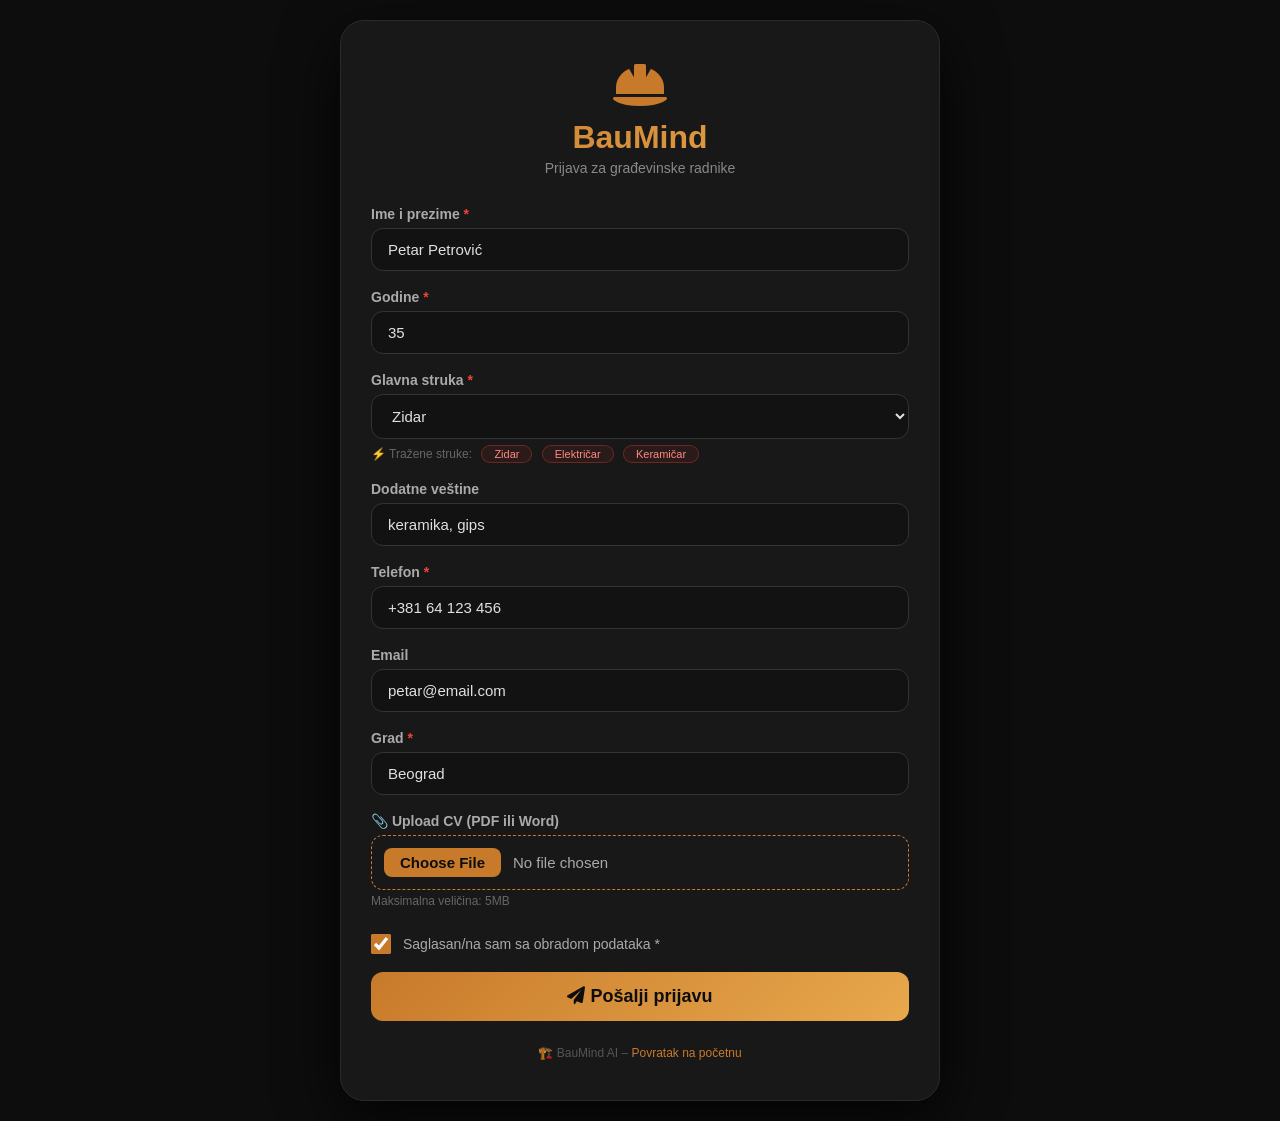
<file: worker-app.html>
<!DOCTYPE html>
<html lang="sr">
<head>
    <meta charset="UTF-8">
    <meta name="viewport" content="width=device-width, initial-scale=1.0">
    <title>📝 Prijava radnika – BauMind</title>
    <link rel="stylesheet" href="https://cdnjs.cloudflare.com/ajax/libs/font-awesome/6.0.0-beta3/css/all.min.css" />
    <style>
        * { margin: 0; padding: 0; box-sizing: border-box; font-family: 'Segoe UI', Roboto, sans-serif; }
        body { 
            background: #0d0d0d; 
            color: #e0e0e0; 
            min-height: 100vh; 
            display: flex; 
            justify-content: center; 
            align-items: center; 
            padding: 20px;
        }
        .container {
            max-width: 600px;
            width: 100%;
            background: #181818;
            border-radius: 24px;
            padding: 40px 30px;
            border: 1px solid #2a2a2a;
            box-shadow: 0 20px 60px rgba(0,0,0,0.8);
        }
        .logo {
            text-align: center;
            margin-bottom: 30px;
        }
        .logo h1 {
            font-size: 32px;
            font-weight: 800;
            background: linear-gradient(135deg, #c87a2b, #e8a84c);
            -webkit-background-clip: text;
            -webkit-text-fill-color: transparent;
        }
        .logo p {
            color: #888;
            font-size: 14px;
            margin-top: 4px;
        }
        .logo i {
            font-size: 48px;
            color: #c87a2b;
            display: block;
            margin-bottom: 10px;
        }
        .form-group {
            margin-bottom: 18px;
        }
        .form-group label {
            display: block;
            font-weight: 600;
            font-size: 14px;
            color: #aaa;
            margin-bottom: 6px;
        }
        .form-group label .required {
            color: #f44336;
        }
        .form-group input,
        .form-group select {
            width: 100%;
            padding: 12px 16px;
            border-radius: 12px;
            border: 1px solid #333;
            background: #121212;
            color: #e0e0e0;
            font-size: 15px;
            outline: none;
            transition: 0.2s;
        }
        .form-group input:focus,
        .form-group select:focus {
            border-color: #c87a2b;
            box-shadow: 0 0 0 3px rgba(200, 122, 43, 0.2);
        }
        .form-group input[type="file"] {
            padding: 12px;
            border: 1px dashed #c87a2b;
            background: transparent;
            color: #aaa;
            cursor: pointer;
        }
        .form-group input[type="file"]::file-selector-button {
            background: #c87a2b;
            border: none;
            color: #0d0d0d;
            padding: 6px 16px;
            border-radius: 8px;
            font-weight: 700;
            cursor: pointer;
            margin-right: 12px;
        }
        .checkbox-group {
            display: flex;
            align-items: center;
            gap: 12px;
            padding: 8px 0;
        }
        .checkbox-group input[type="checkbox"] {
            width: 20px;
            height: 20px;
            accent-color: #c87a2b;
            cursor: pointer;
        }
        .checkbox-group label {
            color: #aaa;
            font-size: 14px;
            cursor: pointer;
        }
        .btn-submit {
            width: 100%;
            padding: 14px;
            border: none;
            border-radius: 12px;
            background: linear-gradient(135deg, #c87a2b, #e8a84c);
            color: #0d0d0d;
            font-size: 18px;
            font-weight: 700;
            cursor: pointer;
            transition: 0.2s;
            margin-top: 10px;
            display: flex;
            align-items: center;
            justify-content: center;
            gap: 10px;
        }
        .btn-submit:hover {
            transform: scale(1.02);
            box-shadow: 0 0 30px rgba(200, 122, 43, 0.3);
        }
        .success-msg {
            display: none;
            margin-top: 20px;
            padding: 16px 20px;
            background: #1a3a1a;
            border-radius: 12px;
            border-left: 4px solid #4caf50;
            color: #81c784;
            font-size: 15px;
        }
        .success-msg i {
            margin-right: 10px;
            color: #4caf50;
        }
        .footer {
            text-align: center;
            margin-top: 25px;
            color: #555;
            font-size: 12px;
        }
        .footer a {
            color: #c87a2b;
            text-decoration: none;
        }
        .spinner {
            display: none;
            width: 20px;
            height: 20px;
            border: 3px solid #0d0d0d;
            border-top: 3px solid transparent;
            border-radius: 50%;
            animation: spin 0.8s linear infinite;
        }
        @keyframes spin {
            to { transform: rotate(360deg); }
        }
        .btn-submit.loading .spinner {
            display: inline-block;
        }
        .btn-submit.loading .btn-text {
            display: none;
        }
        .hitne-tag {
            display: inline-block;
            background: #2a1a1a;
            color: #ff8a80;
            padding: 2px 12px;
            border-radius: 20px;
            font-size: 11px;
            margin-left: 6px;
            border: 1px solid #f4433655;
        }
    </style>
</head>
<body>
<div class="container">
    <div class="logo">
        <i class="fas fa-helmet-safety"></i>
        <h1>BauMind</h1>
        <p>Prijava za građevinske radnike</p>
    </div>

    <form id="workerForm" enctype="multipart/form-data">
        <div class="form-group">
            <label>Ime i prezime <span class="required">*</span></label>
            <input type="text" id="regIme" placeholder="Unesite ime i prezime" required />
        </div>
        <div class="form-group">
            <label>Godine <span class="required">*</span></label>
            <input type="number" id="regGodine" placeholder="18-70" min="18" max="70" required />
        </div>
        <div class="form-group">
            <label>Glavna struka <span class="required">*</span></label>
            <select id="regStruka" required>
                <option value="">Izaberi...</option>
                <option value="zidar">Zidar</option>
                <option value="elektricar">Električar</option>
                <option value="keramicar">Keramičar</option>
                <option value="vodoinstalater">Vodoinstalater</option>
                <option value="gipsar">Gipsar</option>
                <option value="molers">Molers</option>
                <option value="stolar">Stolar</option>
                <option value="armirac">Armirač</option>
                <option value="drugi">Drugi</option>
            </select>
            <div style="margin-top:6px; font-size:12px; color:#666;">
                ⚡ Tražene struke: <span class="hitne-tag">Zidar</span> <span class="hitne-tag">Električar</span> <span class="hitne-tag">Keramičar</span>
            </div>
        </div>
        <div class="form-group">
            <label>Dodatne veštine</label>
            <input type="text" id="regVestine" placeholder="npr. keramika, gips, pločice" />
        </div>
        <div class="form-group">
            <label>Telefon <span class="required">*</span></label>
            <input type="tel" id="regTelefon" placeholder="+381 63 123 456" required />
        </div>
        <div class="form-group">
            <label>Email</label>
            <input type="email" id="regEmail" placeholder="email@primer.com" />
        </div>
        <div class="form-group">
            <label>Grad <span class="required">*</span></label>
            <input type="text" id="regGrad" placeholder="Beograd, Novi Sad..." required />
        </div>
        <div class="form-group">
            <label>📎 Upload CV (PDF ili Word)</label>
            <input type="file" id="regCv" accept=".pdf,.doc,.docx" />
            <div style="margin-top:4px; font-size:12px; color:#666;">Maksimalna veličina: 5MB</div>
        </div>
        <div class="checkbox-group">
            <input type="checkbox" id="regSaglasnost" required />
            <label for="regSaglasnost">Saglasan/na sam sa obradom podataka <span class="required">*</span></label>
        </div>
        <button type="submit" class="btn-submit" id="submitBtn">
            <span class="btn-text"><i class="fas fa-paper-plane"></i> Pošalji prijavu</span>
            <span class="spinner"></span>
        </button>
    </form>

    <div class="success-msg" id="successMsg">
        <i class="fas fa-check-circle"></i>
        Prijava uspešno poslata! Hvala na interesovanju.
        <br><small style="color:#666;">Vaš profil će biti vidljiv firmama u roku od 24h.</small>
    </div>

    <div class="footer">
        <p>🏗️ BauMind AI – <a href="#" onclick="window.location.href='index.html'">Povratak na početnu</a></p>
    </div>
</div>

<script>
    const HITNE_STRUKE = ['zidar', 'elektricar', 'keramicar'];

    document.getElementById('workerForm').addEventListener('submit', function(e) {
        e.preventDefault();

        const ime = document.getElementById('regIme').value.trim();
        const godine = document.getElementById('regGodine').value;
        const struka = document.getElementById('regStruka').value;
        const telefon = document.getElementById('regTelefon').value.trim();
        const grad = document.getElementById('regGrad').value.trim();
        const saglasnost = document.getElementById('regSaglasnost').checked;

        if (!ime) { alert('Unesite ime i prezime.'); return; }
        if (!godine || godine < 18 || godine > 70) { alert('Unesite godine (18-70).'); return; }
        if (!struka) { alert('Izaberite struku.'); return; }
        if (!telefon) { alert('Unesite telefon.'); return; }
        if (!grad) { alert('Unesite grad.'); return; }
        if (!saglasnost) { alert('Morate prihvatiti saglasnost za obradu podataka.'); return; }

        const btn = document.getElementById('submitBtn');
        btn.classList.add('loading');

        const radnik = {
            id: Date.now(),
            ime: ime,
            godine: parseInt(godine),
            struka: struka,
            vestine: document.getElementById('regVestine').value.trim(),
            telefon: telefon,
            email: document.getElementById('regEmail').value.trim(),
            grad: grad,
            cvFajl: document.getElementById('regCv').files[0]?.name || null,
            datumPrijave: new Date().toISOString(),
            hitna: HITNE_STRUKE.includes(struka)
        };

        let savedRadnici = JSON.parse(localStorage.getItem('baumind_radnici') || '[]');
        savedRadnici.push(radnik);
        localStorage.setItem('baumind_radnici', JSON.stringify(savedRadnici));

        if (radnik.hitna) {
            let alerti = JSON.parse(localStorage.getItem('baumind_alerti') || '[]');
            alerti.push({
                radnikId: radnik.id,
                ime: radnik.ime,
                struka: radnik.struka,
                telefon: radnik.telefon,
                vreme: new Date().toISOString()
            });
            localStorage.setItem('baumind_alerti', JSON.stringify(alerti));
        }

        setTimeout(() => {
            btn.classList.remove('loading');
            document.getElementById('successMsg').style.display = 'block';
            document.getElementById('workerForm').reset();
            document.getElementById('successMsg').scrollIntoView({ behavior: 'smooth', block: 'center' });
        }, 1500);
    });

    // Auto-fill za testiranje
    document.addEventListener('DOMContentLoaded', function() {
        setTimeout(() => {
            if (!document.getElementById('regIme').value) {
                document.getElementById('regIme').value = 'Petar Petrović';
                document.getElementById('regGodine').value = '35';
                document.getElementById('regStruka').value = 'zidar';
                document.getElementById('regVestine').value = 'keramika, gips';
                document.getElementById('regTelefon').value = '+381 64 123 456';
                document.getElementById('regEmail').value = 'petar@email.com';
                document.getElementById('regGrad').value = 'Beograd';
                document.getElementById('regSaglasnost').checked = true;
            }
        }, 300);
    });
</script>
</body>
</html>
</file>
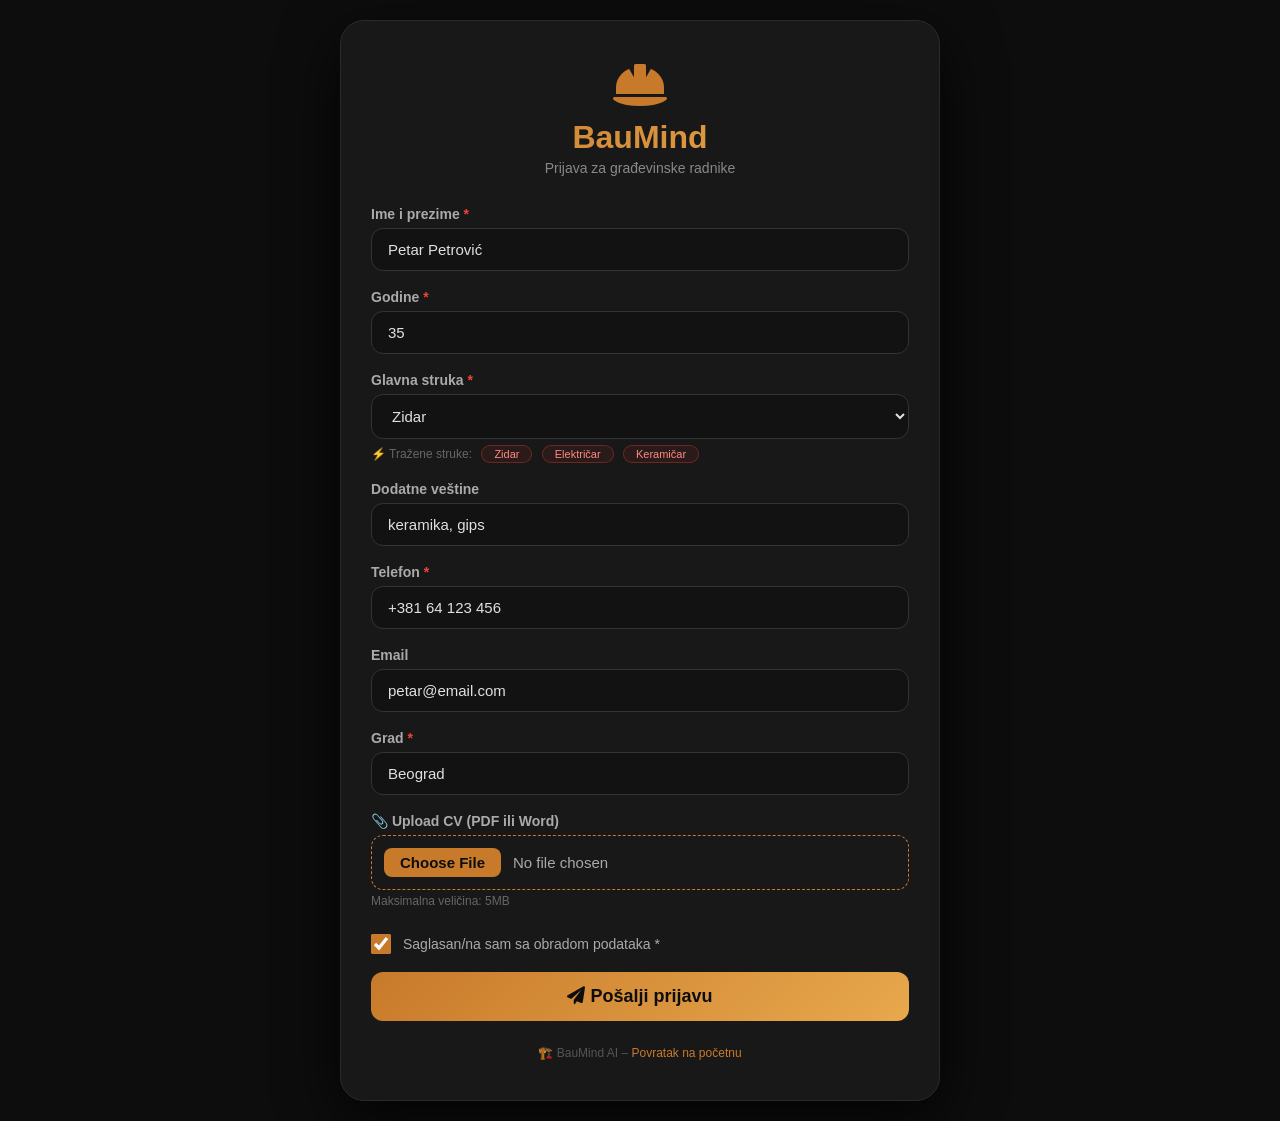
<file: Worker-app.html>
<!DOCTYPE html>
<html lang="sr">
<head>
    <meta charset="UTF-8">
    <meta name="viewport" content="width=device-width, initial-scale=1.0">
    <title>📝 Prijava radnika – BauMind</title>
    <link rel="stylesheet" href="https://cdnjs.cloudflare.com/ajax/libs/font-awesome/6.0.0-beta3/css/all.min.css" />
    <style>
        * { margin: 0; padding: 0; box-sizing: border-box; font-family: 'Segoe UI', Roboto, sans-serif; }
        body { 
            background: #0d0d0d; 
            color: #e0e0e0; 
            min-height: 100vh; 
            display: flex; 
            justify-content: center; 
            align-items: center; 
            padding: 20px;
        }
        .container {
            max-width: 600px;
            width: 100%;
            background: #181818;
            border-radius: 24px;
            padding: 40px 30px;
            border: 1px solid #2a2a2a;
            box-shadow: 0 20px 60px rgba(0,0,0,0.8);
        }
        .logo {
            text-align: center;
            margin-bottom: 30px;
        }
        .logo h1 {
            font-size: 32px;
            font-weight: 800;
            background: linear-gradient(135deg, #c87a2b, #e8a84c);
            -webkit-background-clip: text;
            -webkit-text-fill-color: transparent;
        }
        .logo p {
            color: #888;
            font-size: 14px;
            margin-top: 4px;
        }
        .logo i {
            font-size: 48px;
            color: #c87a2b;
            display: block;
            margin-bottom: 10px;
        }

        .form-group {
            margin-bottom: 18px;
        }
        .form-group label {
            display: block;
            font-weight: 600;
            font-size: 14px;
            color: #aaa;
            margin-bottom: 6px;
        }
        .form-group label .required {
            color: #f44336;
        }
        .form-group input,
        .form-group select {
            width: 100%;
            padding: 12px 16px;
            border-radius: 12px;
            border: 1px solid #333;
            background: #121212;
            color: #e0e0e0;
            font-size: 15px;
            outline: none;
            transition: 0.2s;
        }
        .form-group input:focus,
        .form-group select:focus {
            border-color: #c87a2b;
            box-shadow: 0 0 0 3px rgba(200, 122, 43, 0.2);
        }
        .form-group input[type="file"] {
            padding: 12px;
            border: 1px dashed #c87a2b;
            background: transparent;
            color: #aaa;
            cursor: pointer;
        }
        .form-group input[type="file"]::file-selector-button {
            background: #c87a2b;
            border: none;
            color: #0d0d0d;
            padding: 6px 16px;
            border-radius: 8px;
            font-weight: 700;
            cursor: pointer;
            margin-right: 12px;
        }
        .checkbox-group {
            display: flex;
            align-items: center;
            gap: 12px;
            padding: 8px 0;
        }
        .checkbox-group input[type="checkbox"] {
            width: 20px;
            height: 20px;
            accent-color: #c87a2b;
            cursor: pointer;
        }
        .checkbox-group label {
            color: #aaa;
            font-size: 14px;
            cursor: pointer;
        }

        .btn-submit {
            width: 100%;
            padding: 14px;
            border: none;
            border-radius: 12px;
            background: linear-gradient(135deg, #c87a2b, #e8a84c);
            color: #0d0d0d;
            font-size: 18px;
            font-weight: 700;
            cursor: pointer;
            transition: 0.2s;
            margin-top: 10px;
            display: flex;
            align-items: center;
            justify-content: center;
            gap: 10px;
        }
        .btn-submit:hover {
            transform: scale(1.02);
            box-shadow: 0 0 30px rgba(200, 122, 43, 0.3);
        }

        .success-msg {
            display: none;
            margin-top: 20px;
            padding: 16px 20px;
            background: #1a3a1a;
            border-radius: 12px;
            border-left: 4px solid #4caf50;
            color: #81c784;
            font-size: 15px;
        }
        .success-msg i {
            margin-right: 10px;
            color: #4caf50;
        }

        .footer {
            text-align: center;
            margin-top: 25px;
            color: #555;
            font-size: 12px;
        }
        .footer a {
            color: #c87a2b;
            text-decoration: none;
        }

        /* Loading spinner */
        .spinner {
            display: none;
            width: 20px;
            height: 20px;
            border: 3px solid #0d0d0d;
            border-top: 3px solid transparent;
            border-radius: 50%;
            animation: spin 0.8s linear infinite;
        }
        @keyframes spin {
            to { transform: rotate(360deg); }
        }
        .btn-submit.loading .spinner {
            display: inline-block;
        }
        .btn-submit.loading .btn-text {
            display: none;
        }

        /* Hitne struke tagovi */
        .hitne-tag {
            display: inline-block;
            background: #2a1a1a;
            color: #ff8a80;
            padding: 2px 12px;
            border-radius: 20px;
            font-size: 11px;
            margin-left: 6px;
            border: 1px solid #f4433655;
        }
    </style>
</head>
<body>

<div class="container">
    <div class="logo">
        <i class="fas fa-helmet-safety"></i>
        <h1>BauMind</h1>
        <p>Prijava za građevinske radnike</p>
    </div>

    <form id="workerForm" enctype="multipart/form-data">
        <!-- Ime -->
        <div class="form-group">
            <label>Ime i prezime <span class="required">*</span></label>
            <input type="text" id="regIme" placeholder="Unesite ime i prezime" required />
        </div>

        <!-- Godine -->
        <div class="form-group">
            <label>Godine <span class="required">*</span></label>
            <input type="number" id="regGodine" placeholder="18-70" min="18" max="70" required />
        </div>

        <!-- Struka -->
        <div class="form-group">
            <label>Glavna struka <span class="required">*</span></label>
            <select id="regStruka" required>
                <option value="">Izaberi...</option>
                <option value="zidar">Zidar</option>
                <option value="elektricar">Električar</option>
                <option value="keramicar">Keramičar</option>
                <option value="vodoinstalater">Vodoinstalater</option>
                <option value="gipsar">Gipsar</option>
                <option value="molers">Molers</option>
                <option value="stolar">Stolar</option>
                <option value="armirac">Armirač</option>
                <option value="drugi">Drugi</option>
            </select>
            <div style="margin-top:6px; font-size:12px; color:#666;">
                ⚡ Tražene struke: <span class="hitne-tag">Zidar</span> <span class="hitne-tag">Električar</span> <span class="hitne-tag">Keramičar</span>
            </div>
        </div>

        <!-- Dodatne veštine -->
        <div class="form-group">
            <label>Dodatne veštine</label>
            <input type="text" id="regVestine" placeholder="npr. keramika, gips, pločice" />
        </div>

        <!-- Telefon -->
        <div class="form-group">
            <label>Telefon <span class="required">*</span></label>
            <input type="tel" id="regTelefon" placeholder="+381 63 123 456" required />
        </div>

        <!-- Email -->
        <div class="form-group">
            <label>Email</label>
            <input type="email" id="regEmail" placeholder="email@primer.com" />
        </div>

        <!-- Grad -->
        <div class="form-group">
            <label>Grad <span class="required">*</span></label>
            <input type="text" id="regGrad" placeholder="Beograd, Novi Sad..." required />
        </div>

        <!-- CV Upload -->
        <div class="form-group">
            <label>📎 Upload CV (PDF ili Word)</label>
            <input type="file" id="regCv" accept=".pdf,.doc,.docx" />
            <div style="margin-top:4px; font-size:12px; color:#666;">Maksimalna veličina: 5MB</div>
        </div>

        <!-- Saglasnost -->
        <div class="checkbox-group">
            <input type="checkbox" id="regSaglasnost" required />
            <label for="regSaglasnost">Saglasan/na sam sa obradom podataka <span class="required">*</span></label>
        </div>

        <!-- Submit dugme -->
        <button type="submit" class="btn-submit" id="submitBtn">
            <span class="btn-text"><i class="fas fa-paper-plane"></i> Pošalji prijavu</span>
            <span class="spinner"></span>
        </button>
    </form>

    <!-- Poruka o uspehu -->
    <div class="success-msg" id="successMsg">
        <i class="fas fa-check-circle"></i>
        Prijava uspešno poslata! Hvala na interesovanju.
        <br><small style="color:#666;">Vaš profil će biti vidljiv firmama u roku od 24h.</small>
    </div>

    <div class="footer">
        <p>🏗️ BauMind AI – <a href="#" onclick="window.location.href='index.html'">Povratak na početnu</a></p>
    </div>
</div>

<script>
    // ==================== HITNE STRUKE ====================
    const HITNE_STRUKE = ['zidar', 'elektricar', 'keramicar'];

    // ==================== SLANJE FORME ====================
    document.getElementById('workerForm').addEventListener('submit', function(e) {
        e.preventDefault();

        // Validacija
        const ime = document.getElementById('regIme').value.trim();
        const godine = document.getElementById('regGodine').value;
        const struka = document.getElementById('regStruka').value;
        const telefon = document.getElementById('regTelefon').value.trim();
        const grad = document.getElementById('regGrad').value.trim();
        const saglasnost = document.getElementById('regSaglasnost').checked;

        if (!ime) { alert('Unesite ime i prezime.'); return; }
        if (!godine || godine < 18 || godine > 70) { alert('Unesite godine (18-70).'); return; }
        if (!struka) { alert('Izaberite struku.'); return; }
        if (!telefon) { alert('Unesite telefon.'); return; }
        if (!grad) { alert('Unesite grad.'); return; }
        if (!saglasnost) { alert('Morate prihvatiti saglasnost za obradu podataka.'); return; }

        // Simulacija slanja
        const btn = document.getElementById('submitBtn');
        btn.classList.add('loading');

        // Prikupi podatke
        const radnik = {
            id: Date.now(),
            ime: ime,
            godine: parseInt(godine),
            struka: struka,
            vestine: document.getElementById('regVestine').value.trim(),
            telefon: telefon,
            email: document.getElementById('regEmail').value.trim(),
            grad: grad,
            cvFajl: document.getElementById('regCv').files[0]?.name || null,
            datumPrijave: new Date().toISOString(),
            hitna: HITNE_STRUKE.includes(struka)
        };

        // Čuvanje u localStorage (simulacija baze)
        let savedRadnici = JSON.parse(localStorage.getItem('baumind_radnici') || '[]');
        savedRadnici.push(radnik);
        localStorage.setItem('baumind_radnici', JSON.stringify(savedRadnici));

        // Ako je hitna struka -> čuvamo alert
        if (radnik.hitna) {
            let alerti = JSON.parse(localStorage.getItem('baumind_alerti') || '[]');
            alerti.push({
                radnikId: radnik.id,
                ime: radnik.ime,
                struka: radnik.struka,
                telefon: radnik.telefon,
                vreme: new Date().toISOString()
            });
            localStorage.setItem('baumind_alerti', JSON.stringify(alerti));
        }

        // Uspeh
        setTimeout(() => {
            btn.classList.remove('loading');
            document.getElementById('successMsg').style.display = 'block';
            document.getElementById('workerForm').reset();
            
            // Scroll do poruke
            document.getElementById('successMsg').scrollIntoView({ behavior: 'smooth', block: 'center' });
        }, 1500);
    });

    // ==================== AUTO-FILL ZA TEST ====================
    // (ukloni ovo u produkciji)
    document.addEventListener('DOMContentLoaded', function() {
        // Demo podaci za brže testiranje
        if (localStorage.getItem('baumind_demo_filled') !== 'true') {
            // Samo ako nije popunjeno
            setTimeout(() => {
                if (!document.getElementById('regIme').value) {
                    document.getElementById('regIme').value = 'Petar Petrović';
                    document.getElementById('regGodine').value = '35';
                    document.getElementById('regStruka').value = 'zidar';
                    document.getElementById('regVestine').value = 'keramika, gips';
                    document.getElementById('regTelefon').value = '+381 64 123 456';
                    document.getElementById('regEmail').value = 'petar@email.com';
                    document.getElementById('regGrad').value = 'Beograd';
                    document.getElementById('regSaglasnost').checked = true;
                }
            }, 300);
        }
    });
</script>

</body>
</html>
</file>
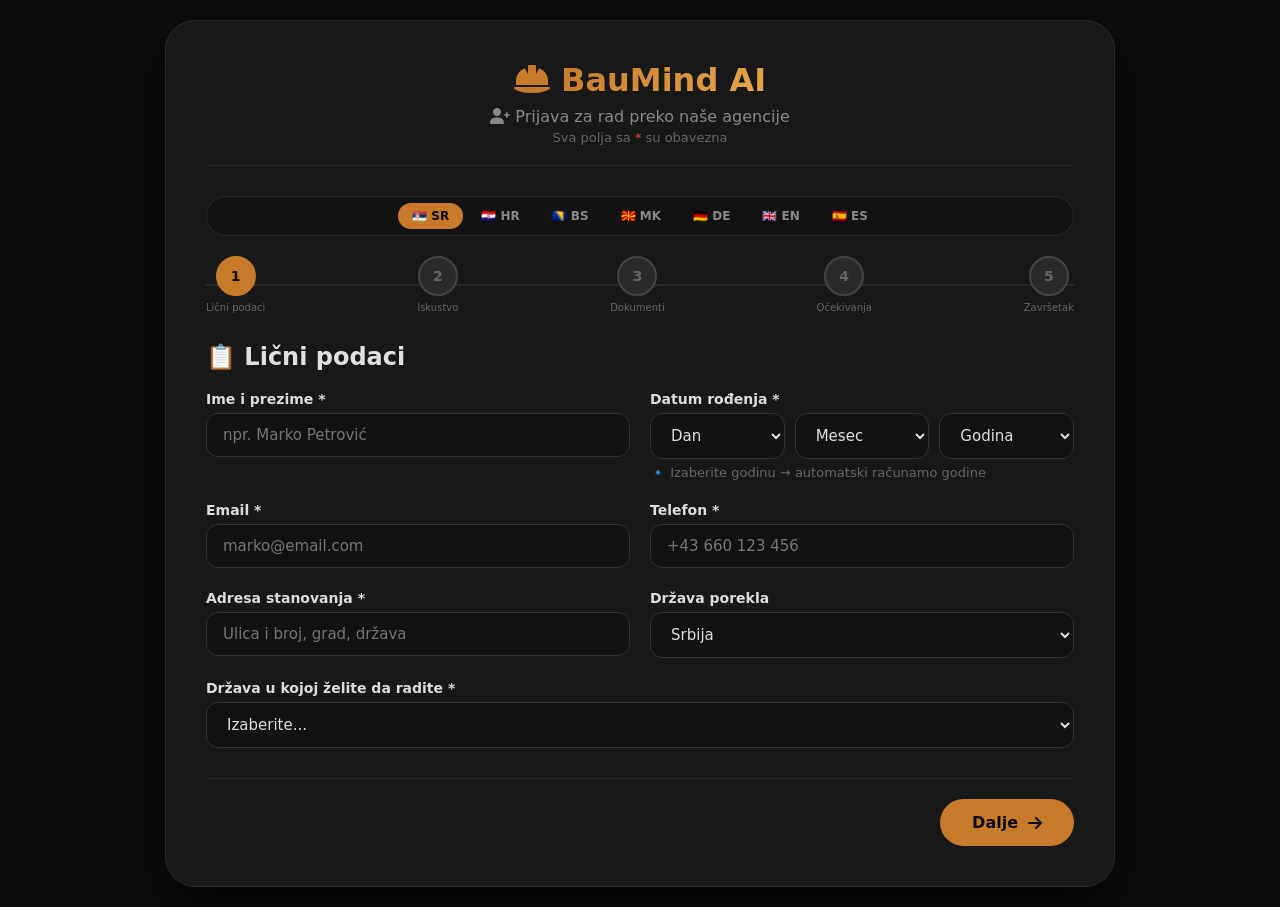
<file: Worlerapp.html>
<!DOCTYPE html>
<html lang="sr">
<head>
    <meta charset="UTF-8">
    <meta name="viewport" content="width=device-width, initial-scale=1.0">
    <title>👷 Worker Application – BauMind AI</title>
    <link rel="stylesheet" href="https://cdnjs.cloudflare.com/ajax/libs/font-awesome/6.0.0-beta3/css/all.min.css" />
    <style>
        * { margin: 0; padding: 0; box-sizing: border-box; font-family: 'Segoe UI', Roboto, system-ui, sans-serif; }
        body { background: #0d0d0d; color: #e0e0e0; display: flex; justify-content: center; align-items: center; min-height: 100vh; padding: 20px; }
        .container { max-width: 950px; width: 100%; background: #181818; border-radius: 30px; padding: 40px; border: 1px solid #2a2a2a; box-shadow: 0 20px 60px rgba(0,0,0,0.8); }
        .header { text-align: center; margin-bottom: 30px; border-bottom: 1px solid #2a2a2a; padding-bottom: 20px; }
        .header .logo { font-size: 32px; font-weight: 800; }
        .header .logo span { background: linear-gradient(135deg, #c87a2b, #e8a84c); -webkit-background-clip: text; -webkit-text-fill-color: transparent; }
        .header .logo i { color: #c87a2b; }
        .header p { color: #888; margin-top: 8px; font-size: 16px; }
        
        .lang-selector { display: flex; gap: 4px; justify-content: center; flex-wrap: wrap; margin-bottom: 20px; background: #121212; padding: 6px; border-radius: 40px; border: 1px solid #2a2a2a; }
        .lang-selector button { background: transparent; border: none; color: #888; padding: 6px 14px; border-radius: 30px; font-weight: 700; font-size: 12px; cursor: pointer; transition: 0.2s; }
        .lang-selector button.active { background: #c87a2b; color: #0a0a0a; }
        .lang-selector button:hover:not(.active) { background: #2a2a2a; color: #fff; }

        .progress-bar { display: flex; justify-content: space-between; margin-bottom: 30px; position: relative; }
        .progress-bar::before { content: ''; position: absolute; top: 50%; left: 0; right: 0; height: 2px; background: #2a2a2a; transform: translateY(-50%); z-index: 0; }
        .step { display: flex; flex-direction: column; align-items: center; z-index: 1; cursor: pointer; }
        .step-circle { width: 40px; height: 40px; border-radius: 50%; background: #2a2a2a; border: 2px solid #444; display: flex; align-items: center; justify-content: center; font-weight: 700; font-size: 14px; color: #666; transition: 0.3s; }
        .step.active .step-circle { background: #c87a2b; border-color: #c87a2b; color: #0a0a0a; }
        .step.done .step-circle { background: #4caf50; border-color: #4caf50; color: #0a0a0a; }
        .step-label { font-size: 10px; color: #666; margin-top: 6px; text-align: center; }

        .form-step { display: none; animation: fadeIn 0.4s ease; }
        .form-step.active { display: block; }
        @keyframes fadeIn { from { opacity: 0; transform: translateY(15px); } to { opacity: 1; transform: translateY(0); } }

        .form-group { margin-bottom: 22px; }
        .form-group label { display: block; font-weight: 600; margin-bottom: 6px; font-size: 14px; color: #ddd; }
        .form-group label .required { color: #f44336; }
        .form-group input, .form-group select, .form-group textarea { width: 100%; padding: 12px 16px; border-radius: 12px; border: 1px solid #333; background: #121212; color: #e0e0e0; font-size: 15px; transition: 0.2s; outline: none; }
        .form-group input:focus, .form-group select:focus, .form-group textarea:focus { border-color: #c87a2b; box-shadow: 0 0 0 3px rgba(200, 122, 43, 0.2); }
        .form-group textarea { min-height: 100px; resize: vertical; }
        .form-group .hint { font-size: 12px; color: #666; margin-top: 4px; }

        .grid-2 { display: grid; grid-template-columns: 1fr 1fr; gap: 20px; }

        .birth-year-selector { display: flex; gap: 10px; align-items: center; flex-wrap: wrap; }
        .birth-year-selector select { flex: 1; min-width: 80px; padding: 12px 16px; border-radius: 12px; border: 1px solid #333; background: #121212; color: #e0e0e0; font-size: 15px; outline: none; cursor: pointer; }
        .birth-year-selector select:focus { border-color: #c87a2b; }
        .birth-year-hint { font-size: 13px; color: #666; margin-top: 6px; }

        .file-upload { border: 2px dashed #333; border-radius: 16px; padding: 30px; text-align: center; cursor: pointer; transition: 0.3s; background: #0d0d0d; }
        .file-upload:hover { border-color: #c87a2b; background: #1a1a1a; }
        .file-upload i { font-size: 48px; color: #c87a2b; margin-bottom: 12px; }
        .file-upload p { color: #888; font-size: 14px; }
        .file-upload .file-name { color: #c87a2b; font-weight: 600; margin-top: 8px; }
        .file-upload input[type="file"] { display: none; }

        .btn { padding: 14px 32px; border-radius: 40px; font-weight: 700; font-size: 16px; border: none; cursor: pointer; transition: 0.3s; display: inline-flex; align-items: center; gap: 10px; }
        .btn-primary { background: #c87a2b; color: #0a0a0a; }
        .btn-primary:hover { background: #e8a84c; transform: scale(1.02); }
        .btn-secondary { background: #2a2a2a; color: #aaa; }
        .btn-secondary:hover { background: #3a3a3a; }
        .btn-success { background: #4caf50; color: #0a0a0a; }
        .btn-success:hover { background: #66bb6a; }

        .form-actions { display: flex; justify-content: space-between; margin-top: 30px; padding-top: 20px; border-top: 1px solid #2a2a2a; }

        .success-message { text-align: center; padding: 40px 20px; }
        .success-message i { font-size: 72px; color: #4caf50; margin-bottom: 20px; }
        .success-message h2 { color: #4caf50; margin-bottom: 12px; }
        .success-message p { color: #aaa; font-size: 16px; }

        .ai-score { background: #0a1a0a; border-radius: 16px; padding: 16px 20px; border-left: 4px solid #4caf50; margin-top: 10px; display: none; }
        .ai-score.show { display: block; }
        .ai-score .score-number { font-size: 28px; font-weight: 900; color: #4caf50; }

        .tag { display: inline-block; background: #2a2a2a; padding: 4px 14px; border-radius: 30px; font-size: 12px; color: #aaa; margin-right: 6px; margin-top: 4px; }
        .tag.high { background: #1a3a1a; color: #81c784; }

        @media (max-width: 700px) {
            .container { padding: 20px; }
            .grid-2 { grid-template-columns: 1fr; }
            .progress-bar { flex-wrap: wrap; gap: 10px; justify-content: center; }
            .progress-bar::before { display: none; }
            .step { flex: 1; min-width: 50px; }
            .birth-year-selector { flex-direction: column; }
            .birth-year-selector select { width: 100%; }
            .lang-selector button { font-size: 10px; padding: 4px 10px; }
        }
    </style>
</head>
<body>
    <div class="container">
        <!-- HEADER -->
        <div class="header">
            <div class="logo">
                <i class="fas fa-helmet-safety"></i>
                <span>BauMind AI</span>
            </div>
            <p id="headerSub"><i class="fas fa-user-plus"></i> Prijava za rad preko naše agencije</p>
            <p style="font-size:13px; color:#666; margin-top:4px;" id="headerRequired">Sva polja sa <span style="color:#f44336;">*</span> su obavezna</p>
        </div>

        <!-- JEZIČKI SELECTOR -->
        <div class="lang-selector">
            <button class="active" data-lang="sr">🇷🇸 SR</button>
            <button data-lang="hr">🇭🇷 HR</button>
            <button data-lang="bs">🇧🇦 BS</button>
            <button data-lang="mk">🇲🇰 MK</button>
            <button data-lang="de">🇩🇪 DE</button>
            <button data-lang="en">🇬🇧 EN</button>
            <button data-lang="es">🇪🇸 ES</button>
        </div>

        <!-- PROGRESS BAR -->
        <div class="progress-bar" id="progressBar">
            <div class="step active" data-step="1">
                <div class="step-circle">1</div>
                <span class="step-label" data-i18n="step1">Lični podaci</span>
            </div>
            <div class="step" data-step="2">
                <div class="step-circle">2</div>
                <span class="step-label" data-i18n="step2">Iskustvo</span>
            </div>
            <div class="step" data-step="3">
                <div class="step-circle">3</div>
                <span class="step-label" data-i18n="step3">Dokumenti</span>
            </div>
            <div class="step" data-step="4">
                <div class="step-circle">4</div>
                <span class="step-label" data-i18n="step4">Očekivanja</span>
            </div>
            <div class="step" data-step="5">
                <div class="step-circle">5</div>
                <span class="step-label" data-i18n="step5">Završetak</span>
            </div>
        </div>

        <!-- FORM -->
        <form id="workerForm" onsubmit="return submitForm(event)">

            <!-- STEP 1: LIČNI PODACI -->
            <div class="form-step active" data-step="1">
                <h2 style="margin-bottom:20px; font-size:24px;" data-i18n="step1Title">📋 Lični podaci</h2>
                
                <div class="grid-2">
                    <div class="form-group">
                        <label data-i18n="fullName">Ime i prezime <span class="required">*</span></label>
                        <input type="text" id="fullName" placeholder="npr. Marko Petrović" required>
                    </div>
                    <div class="form-group">
                        <label data-i18n="birthDate">Datum rođenja <span class="required">*</span></label>
                        <div class="birth-year-selector">
                            <select id="birthDay" required>
                                <option value="" data-i18n="day">Dan</option>
                                <script>
                                    for (let i = 1; i <= 31; i++) {
                                        document.write(`<option value="${i}">${i}</option>`);
                                    }
                                </script>
                            </select>
                            <select id="birthMonth" required>
                                <option value="" data-i18n="month">Mesec</option>
                                <option value="1" data-i18n="jan">Januar</option>
                                <option value="2" data-i18n="feb">Februar</option>
                                <option value="3" data-i18n="mar">Mart</option>
                                <option value="4" data-i18n="apr">April</option>
                                <option value="5" data-i18n="may">Maj</option>
                                <option value="6" data-i18n="jun">Jun</option>
                                <option value="7" data-i18n="jul">Jul</option>
                                <option value="8" data-i18n="aug">Avgust</option>
                                <option value="9" data-i18n="sep">Septembar</option>
                                <option value="10" data-i18n="oct">Oktobar</option>
                                <option value="11" data-i18n="nov">Novembar</option>
                                <option value="12" data-i18n="dec">Decembar</option>
                            </select>
                            <select id="birthYear" required>
                                <option value="" data-i18n="year">Godina</option>
                                <script>
                                    const currentYear = new Date().getFullYear();
                                    for (let y = currentYear; y >= 1950; y--) {
                                        document.write(`<option value="${y}">${y}</option>`);
                                    }
                                </script>
                            </select>
                        </div>
                        <div class="birth-year-hint" id="ageHint">🔹 Izaberite godinu → automatski računamo godine</div>
                    </div>
                </div>

                <div class="grid-2">
                    <div class="form-group">
                        <label data-i18n="email">Email <span class="required">*</span></label>
                        <input type="email" id="email" placeholder="marko@email.com" required>
                    </div>
                    <div class="form-group">
                        <label data-i18n="phone">Telefon <span class="required">*</span></label>
                        <input type="tel" id="phone" placeholder="+43 660 123 456" required>
                    </div>
                </div>

                <div class="grid-2">
                    <div class="form-group">
                        <label data-i18n="address">Adresa stanovanja <span class="required">*</span></label>
                        <input type="text" id="address" placeholder="Ulica i broj, grad, država" required>
                    </div>
                    <div class="form-group">
                        <label data-i18n="country">Država porekla</label>
                        <select id="country">
                            <option value="srbija" data-i18n="rs">Srbija</option>
                            <option value="hrvatska" data-i18n="hr">Hrvatska</option>
                            <option value="bosna" data-i18n="ba">Bosna i Hercegovina</option>
                            <option value="makedonija" data-i18n="mk">Severna Makedonija</option>
                            <option value="crna_gora" data-i18n="me">Crna Gora</option>
                            <option value="slovenija" data-i18n="si">Slovenija</option>
                            <option value="njemacka" data-i18n="de">Nemačka</option>
                            <option value="austrija" data-i18n="at">Austrija</option>
                            <option value="spanija" data-i18n="es">Španija</option>
                            <option value="drugo" data-i18n="other">Drugo</option>
                        </select>
                    </div>
                </div>

                <div class="form-group">
                    <label data-i18n="workCountry">Država u kojoj želite da radite <span class="required">*</span></label>
                    <select id="workCountry" required>
                        <option value="" data-i18n="choose">Izaberite...</option>
                        <option value="austrija" data-i18n="at">Austrija</option>
                        <option value="njemacka" data-i18n="de">Nemačka</option>
                        <option value="srbija" data-i18n="rs">Srbija</option>
                        <option value="hrvatska" data-i18n="hr">Hrvatska</option>
                        <option value="spanija" data-i18n="es">Španija</option>
                        <option value="sve" data-i18n="all">Sve (fleksibilan/na)</option>
                    </select>
                </div>

                <div class="form-actions">
                    <span></span>
                    <button type="button" class="btn btn-primary" onclick="nextStep(2)"><span data-i18n="next">Dalje</span> <i class="fas fa-arrow-right"></i></button>
                </div>
            </div>

            <!-- STEP 2: ISKUSTVO I SPECIJALNOST -->
            <div class="form-step" data-step="2">
                <h2 style="margin-bottom:20px; font-size:24px;" data-i18n="step2Title">🔧 Iskustvo i specijalnost</h2>

                <div class="grid-2">
                    <div class="form-group">
                        <label data-i18n="specialty">Specijalnost <span class="required">*</span></label>
                        <select id="specialty" required>
                            <option value="" data-i18n="choose">Izaberite...</option>
                            <option value="keramicar" data-i18n="tiler">Keramičar</option>
                            <option value="zidar" data-i18n="bricklayer">Zidar</option>
                            <option value="monter_suhe_gradnje" data-i18n="drywall">Monter suhe gradnje</option>
                            <option value="hidroizolater" data-i18n="waterproofer">Hidroizolater</option>
                            <option value="fuger" data-i18n="fuger">Fuger</option>
                            <option value="podopolagac" data-i18n="floorer">Podopolagač</option>
                            <option value="fasader" data-i18n="fasader">Fasader</option>
                            <option value="vodoinstalater" data-i18n="plumber">Vodoinstalater</option>
                            <option value="elektricar" data-i18n="electrician">Električar</option>
                            <option value="opsti_radnik" data-i18n="general">Opšti radnik</option>
                            <option value="drugo" data-i18n="other">Drugo</option>
                        </select>
                    </div>
                    <div class="form-group">
                        <label data-i18n="experience">Godine iskustva <span class="required">*</span></label>
                        <select id="experience" required>
                            <option value="" data-i18n="choose">Izaberite...</option>
                            <option value="0-1" data-i18n="exp0">0-1 godina</option>
                            <option value="2-3" data-i18n="exp2">2-3 godine</option>
                            <option value="4-5" data-i18n="exp4">4-5 godina</option>
                            <option value="6-10" data-i18n="exp6">6-10 godina</option>
                            <option value="10+" data-i18n="exp10">10+ godina</option>
                        </select>
                    </div>
                </div>

                <div class="form-group">
                    <label data-i18n="certificates">Sertifikati i dozvole (višestruki izbor)</label>
                    <div class="grid-2" style="margin-top:8px;">
                        <label style="display:flex; align-items:center; gap:10px; color:#aaa; font-weight:400; font-size:14px;">
                            <input type="checkbox" value="rad_na_visini"> <span data-i18n="certHeight">Dozvola za rad na visini</span>
                        </label>
                        <label style="display:flex; align-items:center; gap:10px; color:#aaa; font-weight:400; font-size:14px;">
                            <input type="checkbox" value="vozi_b"> <span data-i18n="certB">B kategorija (vozačka)</span>
                        </label>
                        <label style="display:flex; align-items:center; gap:10px; color:#aaa; font-weight:400; font-size:14px;">
                            <input type="checkbox" value="vozi_c"> <span data-i18n="certC">C kategorija (vozačka)</span>
                        </label>
                        <label style="display:flex; align-items:center; gap:10px; color:#aaa; font-weight:400; font-size:14px;">
                            <input type="checkbox" value="sertifikat_a"> <span data-i18n="certA">Sertifikat A (specijalistički)</span>
                        </label>
                        <label style="display:flex; align-items:center; gap:10px; color:#aaa; font-weight:400; font-size:14px;">
                            <input type="checkbox" value="sertifikat_b"> <span data-i18n="certB2">Sertifikat B (osnovni)</span>
                        </label>
                        <label style="display:flex; align-items:center; gap:10px; color:#aaa; font-weight:400; font-size:14px;">
                            <input type="checkbox" value="lestve"> <span data-i18n="certLadder">Lestve (rad na visini)</span>
                        </label>
                    </div>
                </div>

                <div class="form-group">
                    <label data-i18n="recommendation">Radna preporuka (od prethodnog poslodavca)</label>
                    <textarea id="recommendation" data-i18n-placeholder="recPlaceholder" placeholder="Napišite kratku preporuku ili kontakt osobe koja može da vas preporuči..."></textarea>
                </div>

                <div class="form-group">
                    <label data-i18n="experienceDesc">Kratak opis vašeg iskustva <span class="required">*</span></label>
                    <textarea id="experienceDesc" data-i18n-placeholder="expPlaceholder" placeholder="Opišite vaše dosadašnje radno iskustvo, na kojim projektima ste radili, koje materijale poznajete..." required></textarea>
                </div>

                <div class="form-actions">
                    <button type="button" class="btn btn-secondary" onclick="prevStep(1)"><i class="fas fa-arrow-left"></i> <span data-i18n="back">Nazad</span></button>
                    <button type="button" class="btn btn-primary" onclick="nextStep(3)"><span data-i18n="next">Dalje</span> <i class="fas fa-arrow-right"></i></button>
                </div>
            </div>

            <!-- STEP 3: DOKUMENTI -->
            <div class="form-step" data-step="3">
                <h2 style="margin-bottom:20px; font-size:24px;" data-i18n="step3Title">📎 Dokumenti</h2>

                <div class="form-group">
                    <label data-i18n="cv">CV / Radna biografija <span class="required">*</span></label>
                    <div class="file-upload" onclick="document.getElementById('cvFile').click()">
                        <i class="fas fa-file-pdf"></i>
                        <p data-i18n="cvUpload">Kliknite ili prevucite CV (PDF, DOCX)</p>
                        <div class="file-name" id="cvFileName" data-i18n="noFile">Nije odabran fajl</div>
                        <input type="file" id="cvFile" accept=".pdf,.docx" onchange="handleFileUpload('cvFile', 'cvFileName')" required>
                    </div>
                    <div class="hint" data-i18n="maxSize">Maksimalna veličina: 10MB</div>
                </div>

                <div class="form-group">
                    <label data-i18n="photo">Fotografija (lična)</label>
                    <div class="file-upload" onclick="document.getElementById('photoFile').click()">
                        <i class="fas fa-user-circle"></i>
                        <p data-i18n="photoUpload">Kliknite ili prevucite fotografiju (JPG, PNG)</p>
                        <div class="file-name" id="photoFileName" data-i18n="noFile">Nije odabran fajl</div>
                        <input type="file" id="photoFile" accept=".jpg,.jpeg,.png" onchange="handleFileUpload('photoFile', 'photoFileName')">
                    </div>
                </div>

                <div class="form-group">
                    <label data-i18n="certUpload">Sertifikati i dozvole (PDF, slike)</label>
                    <div class="file-upload" onclick="document.getElementById('certFile').click()">
                        <i class="fas fa-certificate"></i>
                        <p data-i18n="certUploadText">Kliknite ili prevucite sertifikate</p>
                        <div class="file-name" id="certFileName" data-i18n="noFile">Nije odabran fajl</div>
                        <input type="file" id="certFile" accept=".pdf,.jpg,.jpeg,.png" multiple onchange="handleFileUpload('certFile', 'certFileName')">
                    </div>
                    <div class="hint" data-i18n="multiFile">Možete odabrati više fajlova</div>
                </div>

                <div class="form-group">
                    <label data-i18n="workPermit">Radna dozvola / Boravišna dozvola (ako postoji)</label>
                    <div class="file-upload" onclick="document.getElementById('workPermitFile').click()">
                        <i class="fas fa-id-card"></i>
                        <p data-i18n="permitUpload">Kliknite ili prevucite dozvolu</p>
                        <div class="file-name" id="workPermitFileName" data-i18n="noFile">Nije odabran fajl</div>
                        <input type="file" id="workPermitFile" accept=".pdf,.jpg,.jpeg,.png" onchange="handleFileUpload('workPermitFile', 'workPermitFileName')">
                    </div>
                </div>

                <div class="form-actions">
                    <button type="button" class="btn btn-secondary" onclick="prevStep(2)"><i class="fas fa-arrow-left"></i> <span data-i18n="back">Nazad</span></button>
                    <button type="button" class="btn btn-primary" onclick="nextStep(4)"><span data-i18n="next">Dalje</span> <i class="fas fa-arrow-right"></i></button>
                </div>
            </div>

            <!-- STEP 4: OČEKIVANJA -->
            <div class="form-step" data-step="4">
                <h2 style="margin-bottom:20px; font-size:24px;" data-i18n="step4Title">💰 Očekivanja</h2>

                <div class="grid-2">
                    <div class="form-group">
                        <label data-i18n="expectedSalary">Očekivana plata (bruto po satu) <span class="required">*</span></label>
                        <input type="number" id="expectedSalary" placeholder="npr. 28" step="0.5" min="10" required>
                        <div class="hint" data-i18n="salaryHint">U evrima (€), bruto iznos</div>
                    </div>
                    <div class="form-group">
                        <label data-i18n="minSalary">Minimalna plata (po satu)</label>
                        <input type="number" id="minSalary" placeholder="npr. 22" step="0.5" min="10">
                        <div class="hint" data-i18n="minSalaryHint">Najmanje što biste prihvatili</div>
                    </div>
                </div>

                <div class="grid-2">
                    <div class="form-group">
                        <label data-i18n="monthlyHours">Mesečni broj sati koje možete da radite <span class="required">*</span></label>
                        <select id="monthlyHours" required>
                            <option value="" data-i18n="choose">Izaberite...</option>
                            <option value="80" data-i18n="hours80">Do 80 sati (polu-radno)</option>
                            <option value="120" data-i18n="hours120">Do 120 sati</option>
                            <option value="160" data-i18n="hours160">Do 160 sati (puno radno)</option>
                            <option value="200" data-i18n="hours200">Do 200 sati (prekovremeno)</option>
                            <option value="240" data-i18n="hours240">Do 240 sati (maksimalno)</option>
                        </select>
                    </div>
                    <div class="form-group">
                        <label data-i18n="availability">Dostupnost <span class="required">*</span></label>
                        <select id="availability" required>
                            <option value="" data-i18n="choose">Izaberite...</option>
                            <option value="odmah" data-i18n="availNow">Odmah (od danas)</option>
                            <option value="1_nedelja" data-i18n="avail1w">Za 1 nedelju</option>
                            <option value="2_nedelje" data-i18n="avail2w">Za 2 nedelje</option>
                            <option value="1_mesec" data-i18n="avail1m">Za 1 mesec</option>
                            <option value="dogovor" data-i18n="availAgree">Po dogovoru</option>
                        </select>
                    </div>
                </div>

                <div class="form-group">
                    <label data-i18n="notes">Dodatne napomene</label>
                    <textarea id="notes" data-i18n-placeholder="notesPlaceholder" placeholder="Npr. 'Radim samo u Beču', 'Imam svoj alat', 'Spreman za putovanja'..."></textarea>
                </div>

                <!-- AI OCENA -->
                <div class="ai-score show" id="aiScore">
                    <div style="display:flex; justify-content:space-between; align-items:center; flex-wrap:wrap;">
                        <div>
                            <strong data-i18n="aiAnalysis">🧠 AI analiza vašeg profila:</strong>
                            <div style="margin-top:8px;">
                                <span class="tag high" id="aiTag1">✓ Keramičar</span>
                                <span class="tag high" id="aiTag2">✓ 6+ godina iskustva</span>
                                <span class="tag" id="aiTag3">○ Nema dozvolu za visinu</span>
                            </div>
                        </div>
                        <div style="text-align:center;">
                            <div class="score-number" id="aiScoreNumber">78%</div>
                            <div style="font-size:12px; color:#666;" data-i18n="qualification">Kvalifikovanost</div>
                        </div>
                    </div>
                    <div style="margin-top:12px; padding-top:12px; border-top:1px solid #1a2a1a; font-size:13px; color:#aaa;">
                        <i class="fas fa-info-circle" style="color:#c87a2b;"></i>
                        <span id="aiRecommendation" data-i18n="aiRecDefault">Preporučujemo intervju. Kandidat ima dobro iskustvo, ali nedostaje dozvola za visinu.</span>
                    </div>
                </div>

                <div class="form-actions">
                    <button type="button" class="btn btn-secondary" onclick="prevStep(3)"><i class="fas fa-arrow-left"></i> <span data-i18n="back">Nazad</span></button>
                    <button type="submit" class="btn btn-success"><i class="fas fa-paper-plane"></i> <span data-i18n="submit">Pošalji prijavu</span></button>
                </div>
            </div>

            <!-- STEP 5: SUCCESS -->
            <div class="form-step" data-step="5">
                <div class="success-message">
                    <i class="fas fa-check-circle"></i>
                    <h2 data-i18n="successTitle">✅ Prijava uspešno poslata!</h2>
                    <p data-i18n="successDesc">Vaša prijava je stigla. Naš AI sistem je analizirao vaš profil.</p>
                    <div style="background:#1a1a1a; border-radius:16px; padding:20px; margin-top:20px; text-align:left;">
                        <p style="color:#aaa; font-size:14px;">
                            <i class="fas fa-clock" style="color:#c87a2b;"></i> 
                            <strong data-i18n="nextSteps">Sledeći koraci:</strong>
                        </p>
                        <ul style="list-style:none; padding:0; margin-top:12px; font-size:14px; color:#aaa; line-height:2;">
                            <li data-i18n="stepEmail">📧 Poslaćemo vam potvrdu na email</li>
                            <li data-i18n="stepInterview">📅 Ako prođete AI filter, zakazaćemo intervju u roku od 48h</li>
                            <li data-i18n="stepProfile">📄 Vaš profil će biti dostupan klijentima</li>
                        </ul>
                    </div>
                    <button class="btn btn-primary" style="margin-top:20px;" onclick="resetForm()">
                        <i class="fas fa-plus"></i> <span data-i18n="newApp">Nova prijava</span>
                    </button>
                </div>
            </div>

        </form>
    </div>

    <script>
        // ==================== PREVODI ====================
        const translations = {
            sr: {
                step1: 'Lični podaci', step2: 'Iskustvo', step3: 'Dokumenti', step4: 'Očekivanja', step5: 'Završetak',
                step1Title: '📋 Lični podaci', step2Title: '🔧 Iskustvo i specijalnost', step3Title: '📎 Dokumenti', step4Title: '💰 Očekivanja',
                fullName: 'Ime i prezime *', birthDate: 'Datum rođenja *', email: 'Email *', phone: 'Telefon *',
                address: 'Adresa stanovanja *', country: 'Država porekla', workCountry: 'Država u kojoj želite da radite *',
                day: 'Dan', month: 'Mesec', year: 'Godina', jan: 'Januar', feb: 'Februar', mar: 'Mart', apr: 'April',
                may: 'Maj', jun: 'Jun', jul: 'Jul', aug: 'Avgust', sep: 'Septembar', oct: 'Oktobar', nov: 'Novembar', dec: 'Decembar',
                rs: 'Srbija', hr: 'Hrvatska', ba: 'Bosna i Hercegovina', mk: 'Severna Makedonija', me: 'Crna Gora',
                si: 'Slovenija', de: 'Nemačka', at: 'Austrija', es: 'Španija', other: 'Drugo', all: 'Sve (fleksibilan/na)',
                choose: 'Izaberite...', next: 'Dalje', back: 'Nazad', submit: 'Pošalji prijavu',
                specialty: 'Specijalnost *', experience: 'Godine iskustva *',
                tiler: 'Keramičar', bricklayer: 'Zidar', drywall: 'Monter suhe gradnje', waterproofer: 'Hidroizolater',
                fuger: 'Fuger', floorer: 'Podopolagač', fasader: 'Fasader', plumber: 'Vodoinstalater',
                electrician: 'Električar', general: 'Opšti radnik',
                exp0: '0-1 godina', exp2: '2-3 godine', exp4: '4-5 godina', exp6: '6-10 godina', exp10: '10+ godina',
                certificates: 'Sertifikati i dozvole (višestruki izbor)',
                certHeight: 'Dozvola za rad na visini', certB: 'B kategorija (vozačka)', certC: 'C kategorija (vozačka)',
                certA: 'Sertifikat A (specijalistički)', certB2: 'Sertifikat B (osnovni)', certLadder: 'Lestve (rad na visini)',
                recommendation: 'Radna preporuka (od prethodnog poslodavca)',
                recPlaceholder: 'Napišite kratku preporuku ili kontakt osobe koja može da vas preporuči...',
                experienceDesc: 'Kratak opis vašeg iskustva *',
                expPlaceholder: 'Opišite vaše dosadašnje radno iskustvo, na kojim projektima ste radili, koje materijale poznajete...',
                cv: 'CV / Radna biografija *', cvUpload: 'Kliknite ili prevucite CV (PDF, DOCX)',
                photo: 'Fotografija (lična)', photoUpload: 'Kliknite ili prevucite fotografiju (JPG, PNG)',
                certUpload: 'Sertifikati i dozvole (PDF, slike)', certUploadText: 'Kliknite ili prevucite sertifikate',
                workPermit: 'Radna dozvola / Boravišna dozvola (ako postoji)',
                permitUpload: 'Kliknite ili prevucite dozvolu',
                noFile: 'Nije odabran fajl', maxSize: 'Maksimalna veličina: 10MB', multiFile: 'Možete odabrati više fajlova',
                expectedSalary: 'Očekivana plata (bruto po satu) *', salaryHint: 'U evrima (€), bruto iznos',
                minSalary: 'Minimalna plata (po satu)', minSalaryHint: 'Najmanje što biste prihvatili',
                monthlyHours: 'Mesečni broj sati koje možete da radite *',
                hours80: 'Do 80 sati (polu-radno)', hours120: 'Do 120 sati', hours160: 'Do 160 sati (puno radno)',
                hours200: 'Do 200 sati (prekovremeno)', hours240: 'Do 240 sati (maksimalno)',
                availability: 'Dostupnost *', availNow: 'Odmah (od danas)', avail1w: 'Za 1 nedelju',
                avail2w: 'Za 2 nedelje', avail1m: 'Za 1 mesec', availAgree: 'Po dogovoru',
                notes: 'Dodatne napomene', notesPlaceholder: 'Npr. "Radim samo u Beču", "Imam svoj alat"...',
                aiAnalysis: '🧠 AI analiza vašeg profila:', qualification: 'Kvalifikovanost',
                aiRecDefault: 'Preporučujemo intervju. Kandidat ima dobro iskustvo.',
                successTitle: '✅ Prijava uspešno poslata!',
                successDesc: 'Vaša prijava je stigla. Naš AI sistem je analizirao vaš profil.',
                nextSteps: 'Sledeći koraci:', stepEmail: '📧 Poslaćemo vam potvrdu na email',
                stepInterview: '📅 Ako prođete AI filter, zakazaćemo intervju u roku od 48h',
                stepProfile: '📄 Vaš profil će biti dostupan klijentima',
                newApp: 'Nova prijava',
                headerSub: 'Prijava za rad preko naše agencije',
                headerRequired: 'Sva polja sa * su obavezna'
            },
            hr: {
                step1: 'Osobni podaci', step2: 'Iskustvo', step3: 'Dokumenti', step4: 'Očekivanja', step5: 'Završetak',
                step1Title: '📋 Osobni podaci', step2Title: '🔧 Iskustvo i specijalnost', step3Title: '📎 Dokumenti', step4Title: '💰 Očekivanja',
                fullName: 'Ime i prezime *', birthDate: 'Datum rođenja *', email: 'Email *', phone: 'Telefon *',
                address: 'Adresa stanovanja *', country: 'Država porijekla', workCountry: 'Država u kojoj želite raditi *',
                day: 'Dan', month: 'Mjesec', year: 'Godina', jan: 'Siječanj', feb: 'Veljača', mar: 'Ožujak',
                apr: 'Travanj', may: 'Svibanj', jun: 'Lipanj', jul: 'Srpanj', aug: 'Kolovoz',
                sep: 'Rujan', oct: 'Listopad', nov: 'Studeni', dec: 'Prosinac',
                rs: 'Srbija', hr: 'Hrvatska', ba: 'Bosna i Hercegovina', mk: 'Sjeverna Makedonija', me: 'Crna Gora',
                si: 'Slovenija', de: 'Njemačka', at: 'Austrija', es: 'Španjolska', other: 'Drugo', all: 'Sve (fleksibilan/na)',
                choose: 'Odaberite...', next: 'Dalje', back: 'Natrag', submit: 'Pošalji prijavu',
                specialty: 'Specijalnost *', experience: 'Godine iskustva *',
                tiler: 'Keramičar', bricklayer: 'Zidar', drywall: 'Monter suhe gradnje', waterproofer: 'Hidroizolater',
                fuger: 'Fuger', floorer: 'Podopolagač', fasader: 'Fasader', plumber: 'Vodoinstalater',
                electrician: 'Električar', general: 'Opći radnik',
                exp0: '0-1 godina', exp2: '2-3 godine', exp4: '4-5 godina', exp6: '6-10 godina', exp10: '10+ godina',
                certificates: 'Certifikati i dozvole (višestruki izbor)',
                certHeight: 'Dozvola za rad na visini', certB: 'B kategorija (vozačka)', certC: 'C kategorija (vozačka)',
                certA: 'Certifikat A (specijalistički)', certB2: 'Certifikat B (osnovni)', certLadder: 'Ljestve (rad na visini)',
                recommendation: 'Radna preporuka (od prethodnog poslodavca)',
                recPlaceholder: 'Napišite kratku preporuku ili kontakt osobe koja vas može preporučiti...',
                experienceDesc: 'Kratak opis vašeg iskustva *',
                expPlaceholder: 'Opišite vaše dosadašnje radno iskustvo, na kojim projektima ste radili...',
                cv: 'CV / Radna biografija *', cvUpload: 'Kliknite ili prevucite CV (PDF, DOCX)',
                photo: 'Fotografija (osobna)', photoUpload: 'Kliknite ili prevucite fotografiju (JPG, PNG)',
                certUpload: 'Certifikati i dozvole (PDF, slike)', certUploadText: 'Kliknite ili prevucite certifikate',
                workPermit: 'Radna dozvola / Boravišna dozvola (ako postoji)',
                permitUpload: 'Kliknite ili prevucite dozvolu',
                noFile: 'Nije odabran fajl', maxSize: 'Maksimalna veličina: 10MB', multiFile: 'Možete odabrati više fajlova',
                expectedSalary: 'Očekivana plaća (bruto po satu) *', salaryHint: 'U eurima (€), bruto iznos',
                minSalary: 'Minimalna plaća (po satu)', minSalaryHint: 'Najmanje što biste prihvatili',
                monthlyHours: 'Mjesečni broj sati koje možete raditi *',
                hours80: 'Do 80 sati (polu-radno)', hours120: 'Do 120 sati', hours160: 'Do 160 sati (puno radno)',
                hours200: 'Do 200 sati (prekovremeno)', hours240: 'Do 240 sati (maksimalno)',
                availability: 'Dostupnost *', availNow: 'Odmah (od danas)', avail1w: 'Za 1 tjedan',
                avail2w: 'Za 2 tjedna', avail1m: 'Za 1 mjesec', availAgree: 'Po dogovoru',
                notes: 'Dodatne napomene', notesPlaceholder: 'Npr. "Radim samo u Beču", "Imam svoj alat"...',
                aiAnalysis: '🧠 AI analiza vašeg profila:', qualification: 'Kvalifikovanost',
                aiRecDefault: 'Preporučujemo intervju. Kandidat ima dobro iskustvo.',
                successTitle: '✅ Prijava uspješno poslana!',
                successDesc: 'Vaša prijava je stigla. Naš AI sustav je analizirao vaš profil.',
                nextSteps: 'Sljedeći koraci:', stepEmail: '📧 Poslat ćemo vam potvrdu na email',
                stepInterview: '📅 Ako prođete AI filter, zakazat ćemo intervju u roku od 48h',
                stepProfile: '📄 Vaš profil će biti dostupan klijentima',
                newApp: 'Nova prijava',
                headerSub: 'Prijava za rad preko naše agencije',
                headerRequired: 'Sva polja sa * su obavezna'
            },
            bs: {
                step1: 'Lični podaci', step2: 'Iskustvo', step3: 'Dokumenti', step4: 'Očekivanja', step5: 'Završetak',
                step1Title: '📋 Lični podaci', step2Title: '🔧 Iskustvo i specijalnost', step3Title: '📎 Dokumenti', step4Title: '💰 Očekivanja',
                fullName: 'Ime i prezime *', birthDate: 'Datum rođenja *', email: 'Email *', phone: 'Telefon *',
                address: 'Adresa stanovanja *', country: 'Država porijekla', workCountry: 'Država u kojoj želite raditi *',
                day: 'Dan', month: 'Mjesec', year: 'Godina', jan: 'Januar', feb: 'Februar', mar: 'Mart',
                apr: 'April', may: 'Maj', jun: 'Juni', jul: 'Juli', aug: 'Avgust',
                sep: 'Septembar', oct: 'Oktobar', nov: 'Novembar', dec: 'Decembar',
                rs: 'Srbija', hr: 'Hrvatska', ba: 'Bosna i Hercegovina', mk: 'Sjeverna Makedonija', me: 'Crna Gora',
                si: 'Slovenija', de: 'Njemačka', at: 'Austrija', es: 'Španija', other: 'Drugo', all: 'Sve (fleksibilan/na)',
                choose: 'Odaberite...', next: 'Dalje', back: 'Nazad', submit: 'Pošalji prijavu',
                specialty: 'Specijalnost *', experience: 'Godine iskustva *',
                tiler: 'Keramičar', bricklayer: 'Zidar', drywall: 'Monter suhe gradnje', waterproofer: 'Hidroizolater',
                fuger: 'Fuger', floorer: 'Podopolagač', fasader: 'Fasader', plumber: 'Vodoinstalater',
                electrician: 'Električar', general: 'Opšti radnik',
                exp0: '0-1 godina', exp2: '2-3 godine', exp4: '4-5 godina', exp6: '6-10 godina', exp10: '10+ godina',
                certificates: 'Certifikati i dozvole (višestruki izbor)',
                certHeight: 'Dozvola za rad na visini', certB: 'B kategorija (vozačka)', certC: 'C kategorija (vozačka)',
                certA: 'Certifikat A (specijalistički)', certB2: 'Certifikat B (osnovni)', certLadder: 'Ljestve (rad na visini)',
                recommendation: 'Radna preporuka (od prethodnog poslodavca)',
                recPlaceholder: 'Napišite kratku preporuku ili kontakt osobe koja vas može preporučiti...',
                experienceDesc: 'Kratak opis vašeg iskustva *',
                expPlaceholder: 'Opišite vaše dosadašnje radno iskustvo, na kojim projektima ste radili...',
                cv: 'CV / Radna biografija *', cvUpload: 'Kliknite ili prevucite CV (PDF, DOCX)',
                photo: 'Fotografija (lična)', photoUpload: 'Kliknite ili prevucite fotografiju (JPG, PNG)',
                certUpload: 'Certifikati i dozvole (PDF, slike)', certUploadText: 'Kliknite ili prevucite certifikate',
                workPermit: 'Radna dozvola / Boravišna dozvola (ako postoji)',
                permitUpload: 'Kliknite ili prevucite dozvolu',
                noFile: 'Nije odabran fajl', maxSize: 'Maksimalna veličina: 10MB', multiFile: 'Možete odabrati više fajlova',
                expectedSalary: 'Očekivana plata (bruto po satu) *', salaryHint: 'U evrima (€), bruto iznos',
                minSalary: 'Minimalna plata (po satu)', minSalaryHint: 'Najmanje što biste prihvatili',
                monthlyHours: 'Mjesečni broj sati koje možete raditi *',
                hours80: 'Do 80 sati (polu-radno)', hours120: 'Do 120 sati', hours160: 'Do 160 sati (puno radno)',
                hours200: 'Do 200 sati (prekovremeno)', hours240: 'Do 240 sati (maksimalno)',
                availability: 'Dostupnost *', availNow: 'Odmah (od danas)', avail1w: 'Za 1 sedmicu',
                avail2w: 'Za 2 sedmice', avail1m: 'Za 1 mjesec', availAgree: 'Po dogovoru',
                notes: 'Dodatne napomene', notesPlaceholder: 'Npr. "Radim samo u Beču", "Imam svoj alat"...',
                aiAnalysis: '🧠 AI analiza vašeg profila:', qualification: 'Kvalifikovanost',
                aiRecDefault: 'Preporučujemo intervju. Kandidat ima dobro iskustvo.',
                successTitle: '✅ Prijava uspješno poslata!',
                successDesc: 'Vaša prijava je stigla. Naš AI sistem je analizirao vaš profil.',
                nextSteps: 'Sljedeći koraci:', stepEmail: '📧 Poslat ćemo vam potvrdu na email',
                stepInterview: '📅 Ako prođete AI filter, zakazat ćemo intervju u roku od 48h',
                stepProfile: '📄 Vaš profil će biti dostupan klijentima',
                newApp: 'Nova prijava',
                headerSub: 'Prijava za rad preko naše agencije',
                headerRequired: 'Sva polja sa * su obavezna'
            },
            mk: {
                step1: 'Лични податоци', step2: 'Искуство', step3: 'Документи', step4: 'Очекувања', step5: 'Завршеток',
                step1Title: '📋 Лични податоци', step2Title: '🔧 Искуство и специјалност', step3Title: '📎 Документи', step4Title: '💰 Очекувања',
                fullName: 'Име и презиме *', birthDate: 'Датум на раѓање *', email: 'Е-пошта *', phone: 'Телефон *',
                address: 'Адреса на живеење *', country: 'Држава на потекло', workCountry: 'Држава каде сакате да работите *',
                day: 'Ден', month: 'Месец', year: 'Година', jan: 'Јануари', feb: 'Февруари', mar: 'Март',
                apr: 'Април', may: 'Мај', jun: 'Јуни', jul: 'Јули', aug: 'Август',
                sep: 'Септември', oct: 'Октомври', nov: 'Ноември', dec: 'Декември',
                rs: 'Србија', hr: 'Хрватска', ba: 'Босна и Херцеговина', mk: 'Северна Македонија', me: 'Црна Гора',
                si: 'Словенија', de: 'Германија', at: 'Австрија', es: 'Шпанија', other: 'Друго', all: 'Се (флексибилен/на)',
                choose: 'Изберете...', next: 'Понатаму', back: 'Назад', submit: 'Испрати пријава',
                specialty: 'Специјалност *', experience: 'Години искуство *',
                tiler: 'Керамичар', bricklayer: 'Ѕидар', drywall: 'Монтер на сува градба', waterproofer: 'Хидроизолатер',
                fuger: 'Фугер', floorer: 'Подополагач', fasader: 'Фасадер', plumber: 'Водоводџија',
                electrician: 'Електричар', general: 'Општ работник',
                exp0: '0-1 година', exp2: '2-3 години', exp4: '4-5 години', exp6: '6-10 години', exp10: '10+ години',
                certificates: 'Сертификати и дозволи (повеќекратен избор)',
                certHeight: 'Дозвола за работа на височина', certB: 'Б категорија (возачка)', certC: 'Ц категорија (возачка)',
                certA: 'Сертификат А (специјалистички)', certB2: 'Сертификат Б (основен)', certLadder: 'Скали (работа на височина)',
                recommendation: 'Работна препорака (од претходниот работодавач)',
                recPlaceholder: 'Напишете кратка препорака или контакт на лице кое може да ве препорача...',
                experienceDesc: 'Краток опис на вашето искуство *',
                expPlaceholder: 'Опишете го вашето досегашно работно искуство, на кои проекти сте работеле...',
                cv: 'ЦВ / Работна биографија *', cvUpload: 'Кликнете или влечете ЦВ (PDF, DOCX)',
                photo: 'Фотографија (лична)', photoUpload: 'Кликнете или влечете фотографија (JPG, PNG)',
                certUpload: 'Сертификати и дозволи (PDF, слики)', certUploadText: 'Кликнете или влечете сертификати',
                workPermit: 'Работна дозвола / Боравишна дозвола (ако постои)',
                permitUpload: 'Кликнете или влечете дозвола',
                noFile: 'Не е одбран фајл', maxSize: 'Максимална големина: 10MB', multiFile: 'Можете да одберете повеќе фајлови',
                expectedSalary: 'Очекувана плата (бруто по час) *', salaryHint: 'Во евра (€), бруто износ',
                minSalary: 'Минимална плата (по час)', minSalaryHint: 'Најмалку што би прифатиле',
                monthlyHours: 'Месечен број на часови што можете да работите *',
                hours80: 'До 80 часа (полу-работно)', hours120: 'До 120 часа', hours160: 'До 160 часа (полно работно)',
                hours200: 'До 200 часа (прекувремено)', hours240: 'До 240 часа (максимално)',
                availability: 'Достапност *', availNow: 'Веднаш (од денес)', avail1w: 'За 1 недела',
                avail2w: 'За 2 недели', avail1m: 'За 1 месец', availAgree: 'По договор',
                notes: 'Дополнителни забелешки', notesPlaceholder: 'Пр. "Работам само во Беч", "Имам свој алат"...',
                aiAnalysis: '🧠 АИ анализа на вашиот профил:', qualification: 'Квалификација',
                aiRecDefault: 'Препорачуваме интервју. Кандидатот има добро искуство.',
                successTitle: '✅ Пријава успешно испратена!',
                successDesc: 'Вашата пријава е примена. Нашиот АИ систем го анализираше вашиот профил.',
                nextSteps: 'Следни чекори:', stepEmail: '📧 Ќе ви испратиме потврда на е-пошта',
                stepInterview: '📅 Ако поминете АИ филтер, ќе закажеме интервју во рок од 48ч',
                stepProfile: '📄 Вашиот профил ќе биде достапен за клиентите',
                newApp: 'Нова пријава',
                headerSub: 'Пријава за работа преку нашата агенција',
                headerRequired: 'Сите полиња со * се задолжителни'
            },
            de: {
                step1: 'Persönliche Daten', step2: 'Erfahrung', step3: 'Dokumente', step4: 'Erwartungen', step5: 'Abschluss',
                step1Title: '📋 Persönliche Daten', step2Title: '🔧 Erfahrung & Spezialisierung', step3Title: '📎 Dokumente', step4Title: '💰 Erwartungen',
                fullName: 'Vor- und Nachname *', birthDate: 'Geburtsdatum *', email: 'E-Mail *', phone: 'Telefon *',
                address: 'Wohnadresse *', country: 'Herkunftsland', workCountry: 'Land, in dem Sie arbeiten möchten *',
                day: 'Tag', month: 'Monat', year: 'Jahr', jan: 'Januar', feb: 'Februar', mar: 'März',
                apr: 'April', may: 'Mai', jun: 'Juni', jul: 'Juli', aug: 'August',
                sep: 'September', oct: 'Oktober', nov: 'November', dec: 'Dezember',
                rs: 'Serbien', hr: 'Kroatien', ba: 'Bosnien und Herzegowina', mk: 'Nordmazedonien', me: 'Montenegro',
                si: 'Slowenien', de: 'Deutschland', at: 'Österreich', es: 'Spanien', other: 'Anderes', all: 'Alle (flexibel)',
                choose: 'Wählen...', next: 'Weiter', back: 'Zurück', submit: 'Bewerbung senden',
                specialty: 'Spezialisierung *', experience: 'Berufserfahrung *',
                tiler: 'Fliesenleger', bricklayer: 'Maurer', drywall: 'Trockenbauer', waterproofer: 'Abdichter',
                fuger: 'Fuger', floorer: 'Bodenleger', fasader: 'Fassadenbauer', plumber: 'Installateur',
                electrician: 'Elektriker', general: 'Allgemeiner Arbeiter',
                exp0: '0-1 Jahr', exp2: '2-3 Jahre', exp4: '4-5 Jahre', exp6: '6-10 Jahre', exp10: '10+ Jahre',
                certificates: 'Zertifikate und Genehmigungen (Mehrfachauswahl)',
                certHeight: 'Höhenarbeitserlaubnis', certB: 'Führerschein B', certC: 'Führerschein C',
                certA: 'Zertifikat A (Spezialist)', certB2: 'Zertifikat B (Basis)', certLadder: 'Leiter (Höhenarbeit)',
                recommendation: 'Arbeitsempfehlung (vom vorherigen Arbeitgeber)',
                recPlaceholder: 'Schreiben Sie eine kurze Empfehlung oder Kontaktperson...',
                experienceDesc: 'Kurze Beschreibung Ihrer Erfahrung *',
                expPlaceholder: 'Beschreiben Sie Ihre bisherige Berufserfahrung, Projekte...',
                cv: 'Lebenslauf *', cvUpload: 'Klicken oder ziehen Sie den Lebenslauf (PDF, DOCX)',
                photo: 'Foto (persönlich)', photoUpload: 'Klicken oder ziehen Sie ein Foto (JPG, PNG)',
                certUpload: 'Zertifikate und Genehmigungen (PDF, Bilder)', certUploadText: 'Klicken oder ziehen Sie Zertifikate',
                workPermit: 'Arbeitserlaubnis / Aufenthaltserlaubnis (falls vorhanden)',
                permitUpload: 'Klicken oder ziehen Sie die Genehmigung',
                noFile: 'Keine Datei ausgewählt', maxSize: 'Maximale Größe: 10MB', multiFile: 'Mehrere Dateien möglich',
                expectedSalary: 'Erwartetes Gehalt (Brutto/Stunde) *', salaryHint: 'In Euro (€), Bruttobetrag',
                minSalary: 'Mindestgehalt (pro Stunde)', minSalaryHint: 'Das Mindeste, was Sie akzeptieren würden',
                monthlyHours: 'Monatliche Arbeitsstunden *',
                hours80: 'Bis 80 Stunden (Teilzeit)', hours120: 'Bis 120 Stunden', hours160: 'Bis 160 Stunden (Vollzeit)',
                hours200: 'Bis 200 Stunden (Überstunden)', hours240: 'Bis 240 Stunden (Maximum)',
                availability: 'Verfügbarkeit *', availNow: 'Sofort (ab heute)', avail1w: 'In 1 Woche',
                avail2w: 'In 2 Wochen', avail1m: 'In 1 Monat', availAgree: 'Nach Vereinbarung',
                notes: 'Zusätzliche Anmerkungen', notesPlaceholder: 'Z.B. "Arbeite nur in Wien", "Eigenes Werkzeug"...',
                aiAnalysis: '🧠 KI-Analyse Ihres Profils:', qualification: 'Qualifikation',
                aiRecDefault: 'Wir empfehlen ein Vorstellungsgespräch. Der Kandidat hat gute Erfahrung.',
                successTitle: '✅ Bewerbung erfolgreich gesendet!',
                successDesc: 'Ihre Bewerbung ist eingegangen. Unser KI-System hat Ihr Profil analysiert.',
                nextSteps: 'Nächste Schritte:', stepEmail: '📧 Wir senden Ihnen eine Bestätigung per E-Mail',
                stepInterview: '📅 Wenn Sie den KI-Filter bestehen, vereinbaren wir innerhalb von 48h ein Interview',
                stepProfile: '📄 Ihr Profil wird für Kunden verfügbar sein',
                newApp: 'Neue Bewerbung',
                headerSub: 'Bewerbung für die Arbeit über unsere Agentur',
                headerRequired: 'Alle Felder mit * sind Pflichtfelder'
            },
            en: {
                step1: 'Personal Info', step2: 'Experience', step3: 'Documents', step4: 'Expectations', step5: 'Finish',
                step1Title: '📋 Personal Information', step2Title: '🔧 Experience & Specialization', step3Title: '📎 Documents', step4Title: '💰 Expectations',
                fullName: 'Full Name *', birthDate: 'Date of Birth *', email: 'Email *', phone: 'Phone *',
                address: 'Residential Address *', country: 'Country of Origin', workCountry: 'Country where you want to work *',
                day: 'Day', month: 'Month', year: 'Year', jan: 'January', feb: 'February', mar: 'March',
                apr: 'April', may: 'May', jun: 'June', jul: 'July', aug: 'August',
                sep: 'September', oct: 'October', nov: 'November', dec: 'December',
                rs: 'Serbia', hr: 'Croatia', ba: 'Bosnia and Herzegovina', mk: 'North Macedonia', me: 'Montenegro',
                si: 'Slovenia', de: 'Germany', at: 'Austria', es: 'Spain', other: 'Other', all: 'All (flexible)',
                choose: 'Select...', next: 'Next', back: 'Back', submit: 'Submit Application',
                specialty: 'Specialization *', experience: 'Years of Experience *',
                tiler: 'Tiler', bricklayer: 'Bricklayer', drywall: 'Drywall Installer', waterproofer: 'Waterproofer',
                fuger: 'Fuger', floorer: 'Floor Layer', fasader: 'Facade Worker', plumber: 'Plumber',
                electrician: 'Electrician', general: 'General Worker',
                exp0: '0-1 year', exp2: '2-3 years', exp4: '4-5 years', exp6: '6-10 years', exp10: '10+ years',
                certificates: 'Certificates & Licenses (multiple choice)',
                certHeight: 'Height Work Permit', certB: 'Driver License B', certC: 'Driver License C',
                certA: 'Certificate A (Specialist)', certB2: 'Certificate B (Basic)', certLadder: 'Ladder (Height Work)',
                recommendation: 'Work Recommendation (from previous employer)',
                recPlaceholder: 'Write a short recommendation or contact person who can recommend you...',
                experienceDesc: 'Brief description of your experience *',
                expPlaceholder: 'Describe your previous work experience, projects you worked on...',
                cv: 'CV / Resume *', cvUpload: 'Click or drag your CV (PDF, DOCX)',
                photo: 'Photo (personal)', photoUpload: 'Click or drag a photo (JPG, PNG)',
                certUpload: 'Certificates & Licenses (PDF, images)', certUploadText: 'Click or drag certificates',
                workPermit: 'Work Permit / Residence Permit (if applicable)',
                permitUpload: 'Click or drag your permit',
                noFile: 'No file selected', maxSize: 'Maximum size: 10MB', multiFile: 'You can select multiple files',
                expectedSalary: 'Expected salary (gross per hour) *', salaryHint: 'In Euros (€), gross amount',
                minSalary: 'Minimum salary (per hour)', minSalaryHint: 'The minimum you would accept',
                monthlyHours: 'Monthly hours you can work *',
                hours80: 'Up to 80 hours (part-time)', hours120: 'Up to 120 hours', hours160: 'Up to 160 hours (full-time)',
                hours200: 'Up to 200 hours (overtime)', hours240: 'Up to 240 hours (maximum)',
                availability: 'Availability *', availNow: 'Immediately (from today)', avail1w: 'In 1 week',
                avail2w: 'In 2 weeks', avail1m: 'In 1 month', availAgree: 'By agreement',
                notes: 'Additional notes', notesPlaceholder: 'E.g. "Work only in Vienna", "Have my own tools"...',
                aiAnalysis: '🧠 AI analysis of your profile:', qualification: 'Qualification',
                aiRecDefault: 'We recommend an interview. The candidate has good experience.',
                successTitle: '✅ Application successfully submitted!',
                successDesc: 'Your application has been received. Our AI system has analyzed your profile.',
                nextSteps: 'Next steps:', stepEmail: '📧 We will send you a confirmation email',
                stepInterview: '📅 If you pass the AI filter, we will schedule an interview within 48h',
                stepProfile: '📄 Your profile will be available to clients',
                newApp: 'New Application',
                headerSub: 'Application for work through our agency',
                headerRequired: 'All fields with * are required'
            },
            es: {
                step1: 'Datos personales', step2: 'Experiencia', step3: 'Documentos', step4: 'Expectativas', step5: 'Finalizar',
                step1Title: '📋 Datos personales', step2Title: '🔧 Experiencia y especialización', step3Title: '📎 Documentos', step4Title: '💰 Expectativas',
                fullName: 'Nombre y apellidos *', birthDate: 'Fecha de nacimiento *', email: 'Correo electrónico *', phone: 'Teléfono *',
                address: 'Dirección de residencia *', country: 'País de origen', workCountry: 'País donde desea trabajar *',
                day: 'Día', month: 'Mes', year: 'Año', jan: 'Enero', feb: 'Febrero', mar: 'Marzo',
                apr: 'Abril', may: 'Mayo', jun: 'Junio', jul: 'Julio', aug: 'Agosto',
                sep: 'Septiembre', oct: 'Octubre', nov: 'Noviembre', dec: 'Diciembre',
                rs: 'Serbia', hr: 'Croacia', ba: 'Bosnia y Herzegovina', mk: 'Macedonia del Norte', me: 'Montenegro',
                si: 'Eslovenia', de: 'Alemania', at: 'Austria', es: 'España', other: 'Otro', all: 'Todos (flexible)',
                choose: 'Seleccione...', next: 'Siguiente', back: 'Atrás', submit: 'Enviar solicitud',
                specialty: 'Especialización *', experience: 'Años de experiencia *',
                tiler: 'Colocador de azulejos', bricklayer: 'Albañil', drywall: 'Instalador de tabiquería seca', waterproofer: 'Impermeabilizador',
                fuger: 'Fugador', floorer: 'Colocador de suelos', fasader: 'Fachadista', plumber: 'Fontanero',
                electrician: 'Electricista', general: 'Trabajador general',
                exp0: '0-1 año', exp2: '2-3 años', exp4: '4-5 años', exp6: '6-10 años', exp10: '10+ años',
                certificates: 'Certificados y licencias (selección múltiple)',
                certHeight: 'Permiso para trabajo en altura', certB: 'Carnet de conducir B', certC: 'Carnet de conducir C',
                certA: 'Certificado A (Especialista)', certB2: 'Certificado B (Básico)', certLadder: 'Escaleras (trabajo en altura)',
                recommendation: 'Recomendación laboral (de empleador anterior)',
                recPlaceholder: 'Escriba una breve recomendación o persona de contacto...',
                experienceDesc: 'Breve descripción de su experiencia *',
                expPlaceholder: 'Describa su experiencia laboral previa, proyectos en los que trabajó...',
                cv: 'CV / Currículum *', cvUpload: 'Haga clic o arrastre su CV (PDF, DOCX)',
                photo: 'Foto (personal)', photoUpload: 'Haga clic o arrastre una foto (JPG, PNG)',
                certUpload: 'Certificados y licencias (PDF, imágenes)', certUploadText: 'Haga clic o arrastre certificados',
                workPermit: 'Permiso de trabajo / Residencia (si corresponde)',
                permitUpload: 'Haga clic o arrastre su permiso',
                noFile: 'No se ha seleccionado ningún archivo', maxSize: 'Tamaño máximo: 10MB', multiFile: 'Puede seleccionar varios archivos',
                expectedSalary: 'Salario esperado (bruto por hora) *', salaryHint: 'En euros (€), importe bruto',
                minSalary: 'Salario mínimo (por hora)', minSalaryHint: 'El mínimo que aceptaría',
                monthlyHours: 'Horas mensuales que puede trabajar *',
                hours80: 'Hasta 80 horas (media jornada)', hours120: 'Hasta 120 horas', hours160: 'Hasta 160 horas (jornada completa)',
                hours200: 'Hasta 200 horas (horas extra)', hours240: 'Hasta 240 horas (máximo)',
                availability: 'Disponibilidad *', availNow: 'Inmediatamente (desde hoy)', avail1w: 'En 1 semana',
                avail2w: 'En 2 semanas', avail1m: 'En 1 mes', availAgree: 'Por acuerdo',
                notes: 'Notas adicionales', notesPlaceholder: 'Ej. "Trabajo solo en Viena", "Tengo mis propias herramientas"...',
                aiAnalysis: '🧠 Análisis de IA de su perfil:', qualification: 'Calificación',
                aiRecDefault: 'Recomendamos una entrevista. El candidato tiene buena experiencia.',
                successTitle: '✅ ¡Solicitud enviada con éxito!',
                successDesc: 'Su solicitud ha sido recibida. Nuestro sistema de IA ha analizado su perfil.',
                nextSteps: 'Próximos pasos:', stepEmail: '📧 Le enviaremos un correo de confirmación',
                stepInterview: '📅 Si pasa el filtro de IA, concertaremos una entrevista en 48h',
                stepProfile: '📄 Su perfil estará disponible para los clientes',
                newApp: 'Nueva solicitud',
                headerSub: 'Solicitud de trabajo a través de nuestra agencia',
                headerRequired: 'Todos los campos con * son obligatorios'
            }
        };

        // ==================== JEZIČKA LOGIKA ====================
        let currentLang = 'sr';

        function setLanguage(lang) {
            if (!translations[lang]) return;
            currentLang = lang;
            const t = translations[lang];

            // Prevod svih elemenata sa data-i18n
            document.querySelectorAll('[data-i18n]').forEach(el => {
                const key = el.dataset.i18n;
                if (t[key] !== undefined) {
                    el.textContent = t[key];
                }
            });

            // Placeholder prevod
            document.querySelectorAll('[data-i18n-placeholder]').forEach(el => {
                const key = el.dataset.i18nPlaceholder;
                if (t[key] !== undefined) {
                    el.placeholder = t[key];
                }
            });

            // Aktivni jezički dugmić
            document.querySelectorAll('.lang-selector button').forEach(btn => {
                btn.classList.toggle('active', btn.dataset.lang === lang);
            });

            // Osveži AI analizu
            updateAIScore();
        }

        document.querySelectorAll('.lang-selector button').forEach(btn => {
            btn.addEventListener('click', function() {
                setLanguage(this.dataset.lang);
            });
        });

        // ==================== OSTALE FUNKCIJE ====================
        let currentStep = 1;
        const totalSteps = 5;

        function nextStep(step) {
            if (!validateStep(currentStep)) {
                alert('❌ ' + (translations[currentLang].choose || 'Molimo popunite sva obavezna polja.'));
                return;
            }
            goToStep(step);
        }

        function prevStep(step) {
            goToStep(step);
        }

        function goToStep(step) {
            if (step < 1 || step > totalSteps) return;
            
            document.querySelectorAll('.form-step').forEach(el => el.classList.remove('active'));
            document.querySelectorAll('.step').forEach(el => el.classList.remove('active', 'done'));
            
            document.querySelector(`.form-step[data-step="${step}"]`).classList.add('active');
            
            for (let i = 1; i <= totalSteps; i++) {
                const stepEl = document.querySelector(`.step[data-step="${i}"]`);
                if (i < step) {
                    stepEl.classList.add('done');
                } else if (i === step) {
                    stepEl.classList.add('active');
                }
            }
            
            currentStep = step;
            
            if (step === 4) {
                updateAIScore();
            }
        }

        function validateStep(step) {
            const stepElements = document.querySelectorAll(`.form-step[data-step="${step}"] input[required], .form-step[data-step="${step}"] select[required], .form-step[data-step="${step}"] textarea[required]`);
            
            let valid = true;
            stepElements.forEach(el => {
                if (!el.value || el.value === '') {
                    el.style.borderColor = '#f44336';
                    valid = false;
                } else {
                    el.style.borderColor = '#333';
                }
            });
            
            // Posebna validacija za datum
            if (step === 1) {
                const day = document.getElementById('birthDay').value;
                const month = document.getElementById('birthMonth').value;
                const year = document.getElementById('birthYear').value;
                if (!day || !month || !year) {
                    document.getElementById('birthDay').style.borderColor = '#f44336';
                    document.getElementById('birthMonth').style.borderColor = '#f44336';
                    document.getElementById('birthYear').style.borderColor = '#f44336';
                    valid = false;
                }
            }
            
            return valid;
        }

        function handleFileUpload(inputId, displayId) {
            const input = document.getElementById(inputId);
            const display = document.getElementById(displayId);
            
            if (input.files.length > 0) {
                if (inputId === 'certFile') {
                    const names = Array.from(input.files).map(f => f.name).join(', ');
                    display.textContent = names.length > 50 ? names.substring(0, 50) + '...' : names;
                } else {
                    display.textContent = input.files[0].name;
                }
                uploadedFiles[inputId] = input.files;
            } else {
                display.textContent = translations[currentLang].noFile || 'Nije odabran fajl';
            }
        }

        // ==================== AI ANALIZA ====================
        function updateAIScore() {
            const specialty = document.getElementById('specialty').value;
            const experience = document.getElementById('experience').value;
            const certs = document.querySelectorAll('#specialty + .grid-2 input[type="checkbox"]:checked');
            
            let score = 50;
            let recommendation = '';
            
            const t = translations[currentLang];
            
            // Specijalnost
            if (specialty === 'keramicar') score += 15;
            else if (specialty === 'zidar') score += 12;
            else if (specialty === 'monter_suhe_gradnje') score += 10;
            else if (specialty === 'opsti_radnik') score += 5;
            else score += 8;
            
            // Iskustvo
            if (experience === '10+') score += 20;
            else if (experience === '6-10') score += 15;
            else if (experience === '4-5') score += 10;
            else if (experience === '2-3') score += 5;
            else score += 2;
            
            // Sertifikati
            if (certs.length >= 3) score += 10;
            else if (certs.length >= 2) score += 6;
            else if (certs.length >= 1) score += 3;
            
            if (score > 95) score = 95;
            
            // Preporuka na osnovu jezika
            if (score >= 80) {
                recommendation = currentLang === 'sr' ? '🏆 Odličan kandidat! Preporučujemo hitan intervju.' :
                               currentLang === 'en' ? '🏆 Excellent candidate! We recommend an immediate interview.' :
                               currentLang === 'es' ? '🏆 ¡Excelente candidato! Recomendamos una entrevista inmediata.' :
                               '🏆 Ausgezeichneter Kandidat! Wir empfehlen ein sofortiges Vorstellungsgespräch.';
            } else if (score >= 65) {
                recommendation = currentLang === 'sr' ? '✅ Dobar kandidat. Preporučujemo intervju.' :
                               currentLang === 'en' ? '✅ Good candidate. We recommend an interview.' :
                               currentLang === 'es' ? '✅ Buen candidato. Recomendamos una entrevista.' :
                               '✅ Guter Kandidat. Wir empfehlen ein Vorstellungsgespräch.';
            } else if (score >= 50) {
                recommendation = currentLang === 'sr' ? 'ℹ️ Osrednji kandidat. Vredi razmotriti za jednostavnije poslove.' :
                               currentLang === 'en' ? 'ℹ️ Average candidate. Worth considering for simpler tasks.' :
                               currentLang === 'es' ? 'ℹ️ Candidato promedio. Vale la pena considerarlo para tareas más simples.' :
                               'ℹ️ Durchschnittlicher Kandidat. Für einfachere Aufgaben zu empfehlen.';
            } else {
                recommendation = currentLang === 'sr' ? '⚠️ Kandidat ima malo iskustva. Preporučujemo obuku.' :
                               currentLang === 'en' ? '⚠️ Candidate has limited experience. We recommend training.' :
                               currentLang === 'es' ? '⚠️ El candidato tiene poca experiencia. Recomendamos formación.' :
                               '⚠️ Der Kandidat hat wenig Erfahrung. Wir empfehlen eine Schulung.';
            }
            
            document.getElementById('aiScoreNumber').textContent = score + '%';
            document.getElementById('aiRecommendation').textContent = recommendation;
        }

        // ==================== SUBMIT ====================
        function submitForm(e) {
            e.preventDefault();
            
            for (let i = 1; i <= 4; i++) {
                if (!validateStep(i)) {
                    goToStep(i);
                    alert('❌ ' + (translations[currentLang].choose || 'Molimo popunite sva obavezna polja.'));
                    return false;
                }
            }
            
            // Prikupljanje podataka
            const formData = {
                personal: {
                    name: document.getElementById('fullName').value,
                    birthDay: document.getElementById('birthDay').value,
                    birthMonth: document.getElementById('birthMonth').value,
                    birthYear: document.getElementById('birthYear').value,
                    email: document.getElementById('email').value,
                    phone: document.getElementById('phone').value,
                    address: document.getElementById('address').value,
                    country: document.getElementById('country').value,
                    workCountry: document.getElementById('workCountry').value
                },
                experience: {
                    specialty: document.getElementById('specialty').value,
                    years: document.getElementById('experience').value,
                    certificates: Array.from(document.querySelectorAll('#specialty + .grid-2 input[type="checkbox"]:checked')).map(cb => cb.value),
                    recommendation: document.getElementById('recommendation').value,
                    description: document.getElementById('experienceDesc').value
                },
                documents: {
                    cv: document.getElementById('cvFile').files.length > 0 ? document.getElementById('cvFile').files[0].name : null,
                    photo: document.getElementById('photoFile').files.length > 0 ? document.getElementById('photoFile').files[0].name : null,
                    certificates: document.getElementById('certFile').files.length > 0 ? Array.from(document.getElementById('certFile').files).map(f => f.name) : [],
                    workPermit: document.getElementById('workPermitFile').files.length > 0 ? document.getElementById('workPermitFile').files[0].name : null
                },
                expectations: {
                    expectedSalary: document.getElementById('expectedSalary').value,
                    minSalary: document.getElementById('minSalary').value,
                    monthlyHours: document.getElementById('monthlyHours').value,
                    availability: document.getElementById('availability').value,
                    notes: document.getElementById('notes').value
                },
                language: currentLang
            };
            
            console.log('📋 PRIJAVA POSLATA:', formData);
            
            // Pređi na success korak
            goToStep(5);
            
            return false;
        }

        function resetForm() {
            document.getElementById('workerForm').reset();
            document.querySelectorAll('.file-name').forEach(el => {
                el.textContent = translations[currentLang].noFile || 'Nije odabran fajl';
            });
            goToStep(1);
        }

        // ==================== AUTOMATSKO RAČUNANJE GODINA ====================
        document.addEventListener('DOMContentLoaded', function() {
            const daySelect = document.getElementById('birthDay');
            const monthSelect = document.getElementById('birthMonth');
            const yearSelect = document.getElementById('birthYear');
            const ageHint = document.getElementById('ageHint');

            function updateAge() {
                const day = parseInt(daySelect.value);
                const month = parseInt(monthSelect.value);
                const year = parseInt(yearSelect.value);

                if (day && month && year) {
                    const birthDate = new Date(year, month - 1, day);
                    const today = new Date();
                    let age = today.getFullYear() - birthDate.getFullYear();
                    const m = today.getMonth() - birthDate.getMonth();
                    if (m < 0 || (m === 0 && today.getDate() < birthDate.getDate())) {
                        age--;
                    }
                    
                    const lang = currentLang;
                    let ageText = lang === 'sr' ? 'godina' : lang === 'en' ? 'years' : lang === 'es' ? 'años' : 'Jahre';
                    ageHint.innerHTML = `🎂 <strong style="color:#c87a2b;">${age} ${ageText}</strong>`;
                    
                    if (age < 18) {
                        ageHint.innerHTML += ` ⚠️ <span style="color:#f44336;">${lang === 'sr' ? 'Premladi ste (min 18 god.)' : lang === 'en' ? 'Too young (min 18)' : lang === 'es' ? 'Demasiado joven (mín 18)' : 'Zu jung (min. 18)'}</span>`;
                    } else if (age > 67) {
                        ageHint.innerHTML += ` ⚠️ <span style="color:#ffc107;">${lang === 'sr' ? 'Preporučujemo konsultaciju' : lang === 'en' ? 'Consultation recommended' : lang === 'es' ? 'Se recomienda consulta' : 'Konsultation empfohlen'}</span>`;
                    } else {
                        ageHint.innerHTML += ` ✅ <span style="color:#4caf50;">${lang === 'sr' ? 'Odgovarajuće godine' : lang === 'en' ? 'Suitable age' : lang === 'es' ? 'Edad adecuada' : 'Geeignetes Alter'}</span>`;
                    }
                } else {
                    ageHint.innerHTML = '🔹 ' + (currentLang === 'sr' ? 'Izaberite dan, mesec i godinu' : currentLang === 'en' ? 'Select day, month and year' : currentLang === 'es' ? 'Seleccione día, mes y año' : 'Wählen Sie Tag, Monat und Jahr');
                }
            }

            daySelect.addEventListener('change', updateAge);
            monthSelect.addEventListener('change', updateAge);
            yearSelect.addEventListener('change', updateAge);

            // Postavi default jezik
            setLanguage('sr');
        });
    </script>
</body>
</html>
</file>
